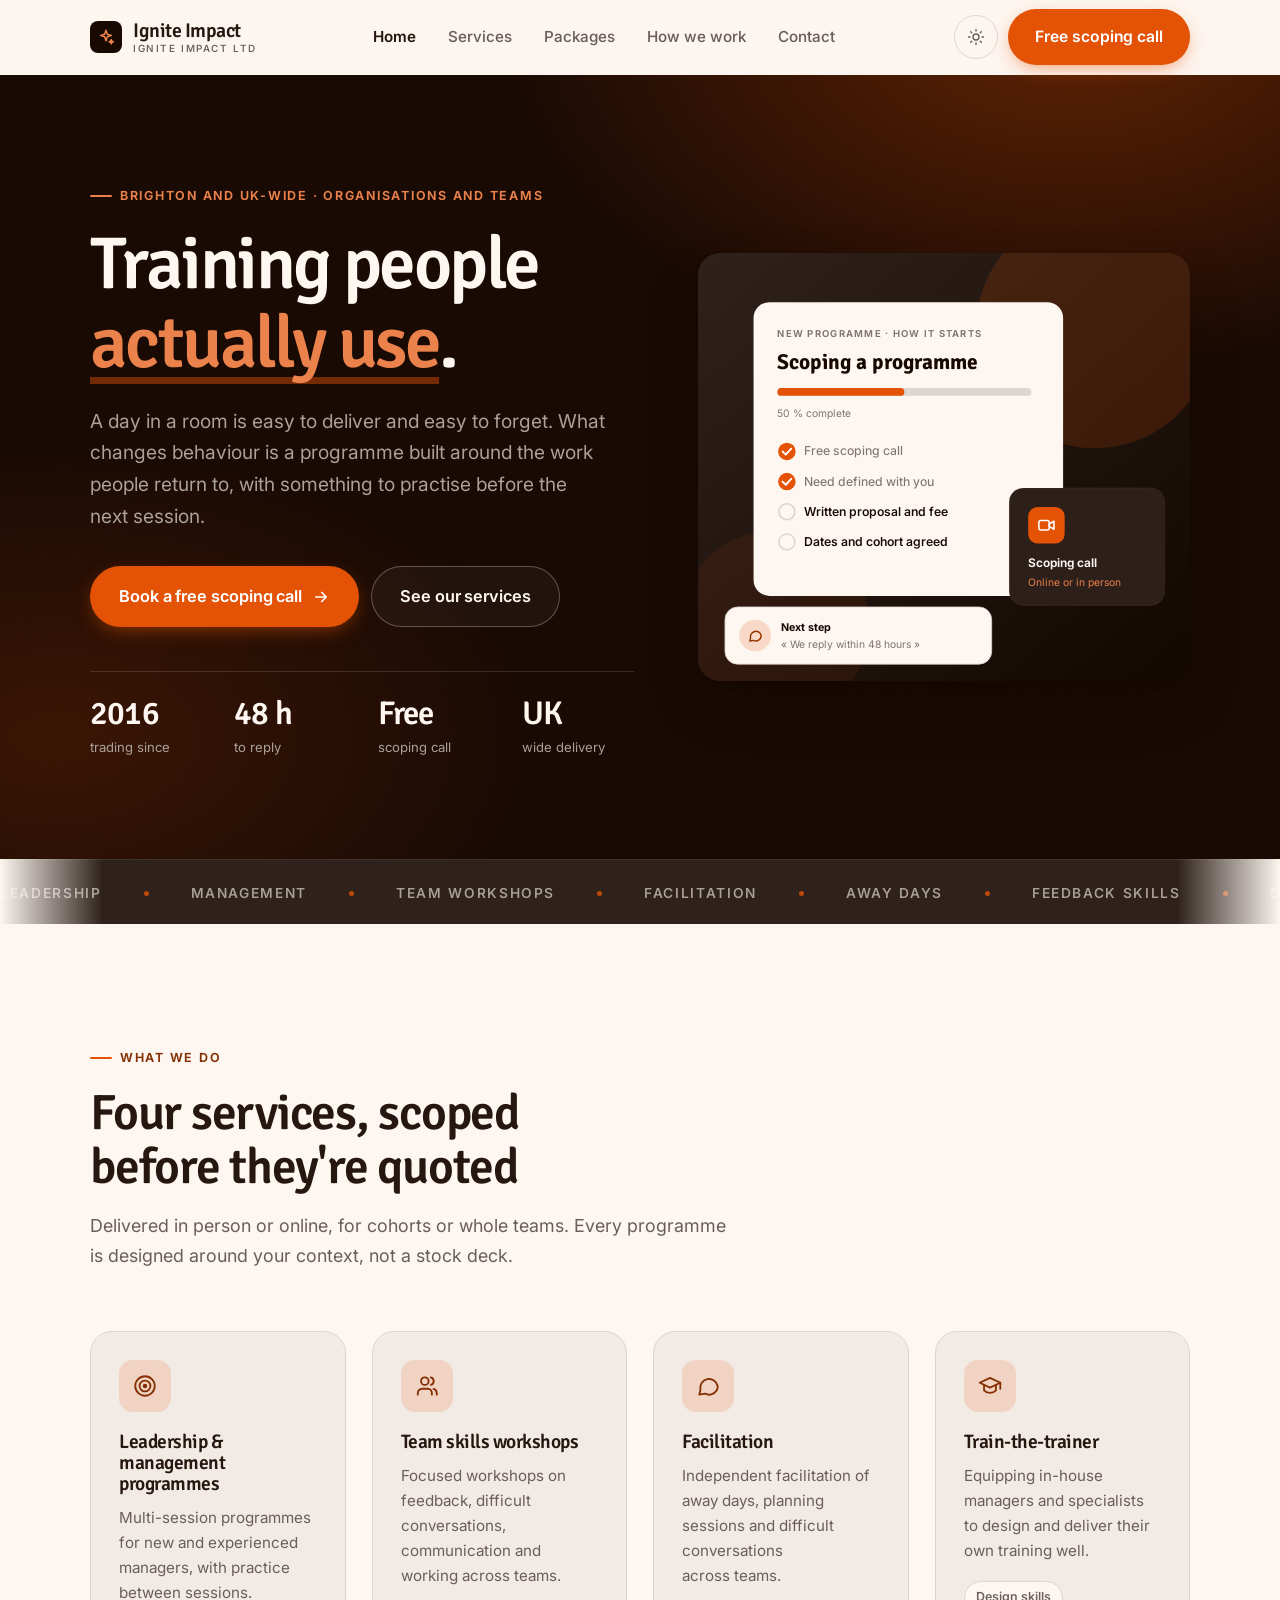
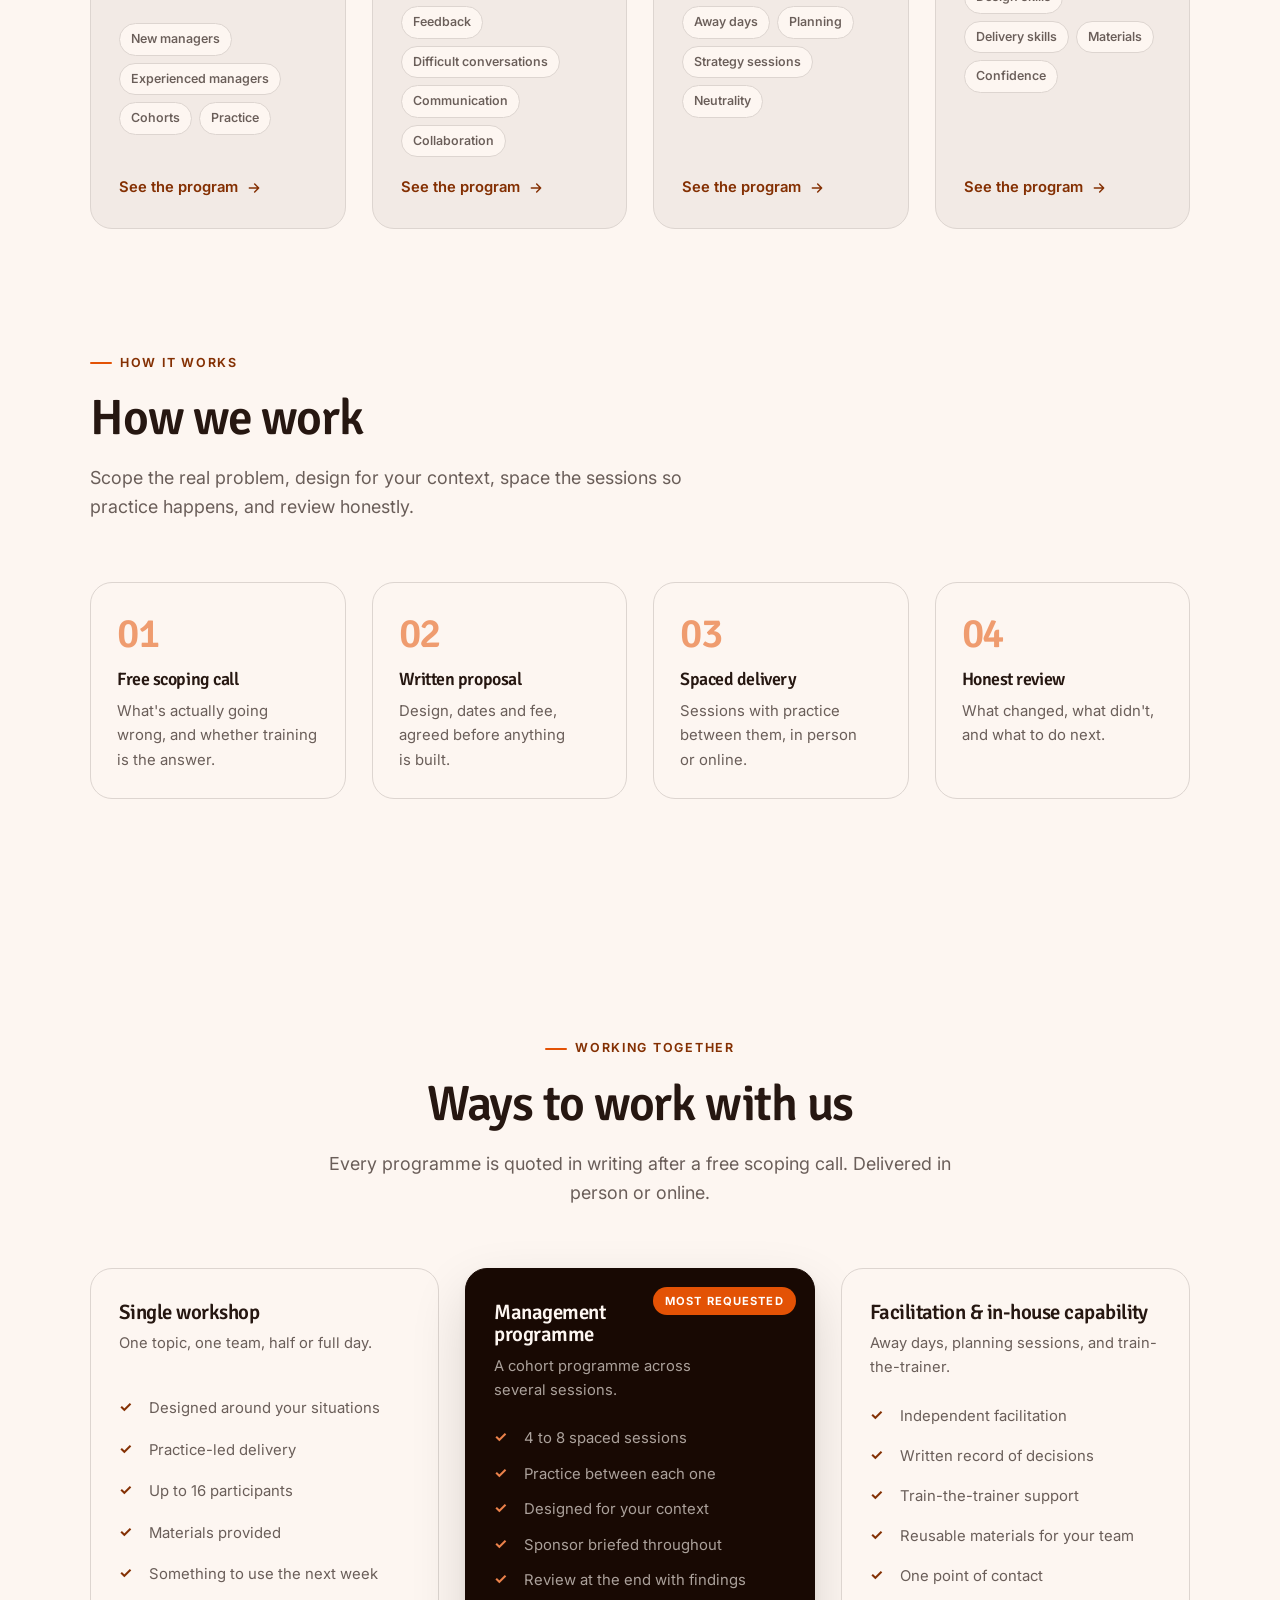
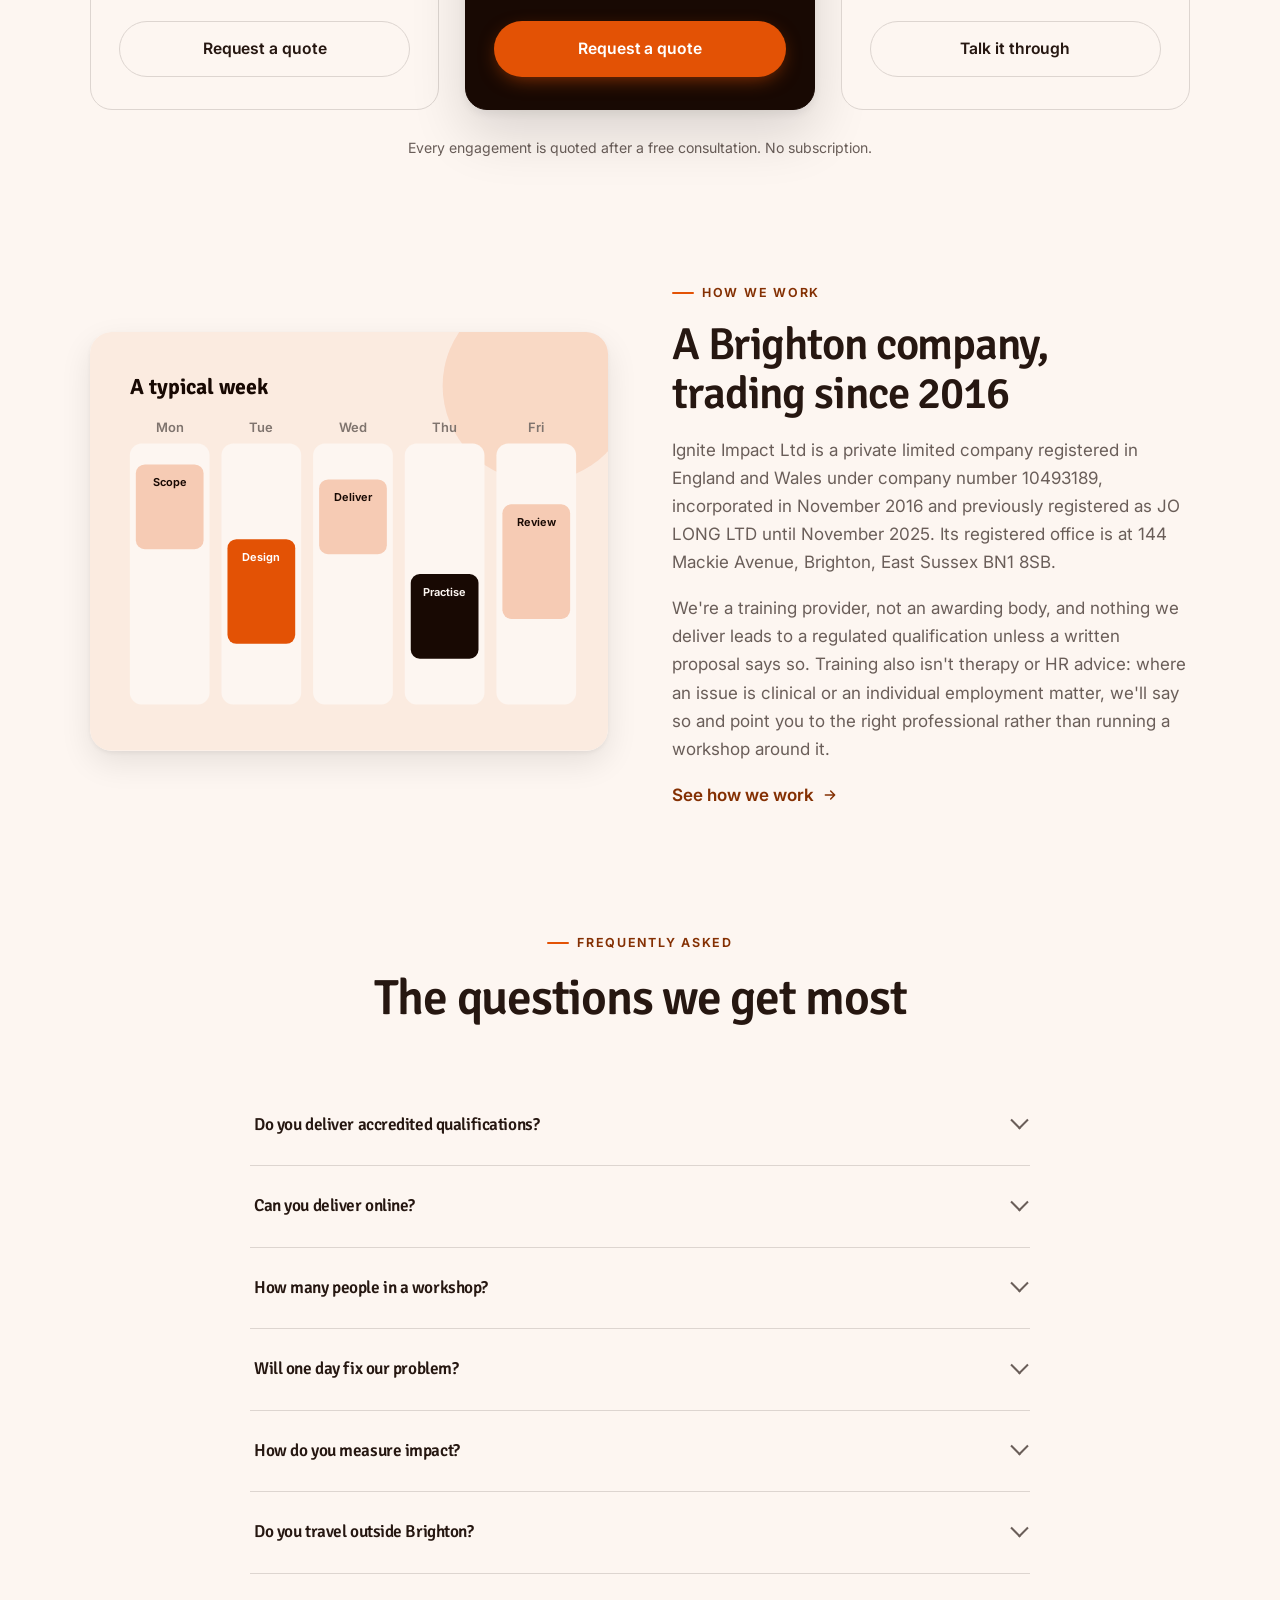
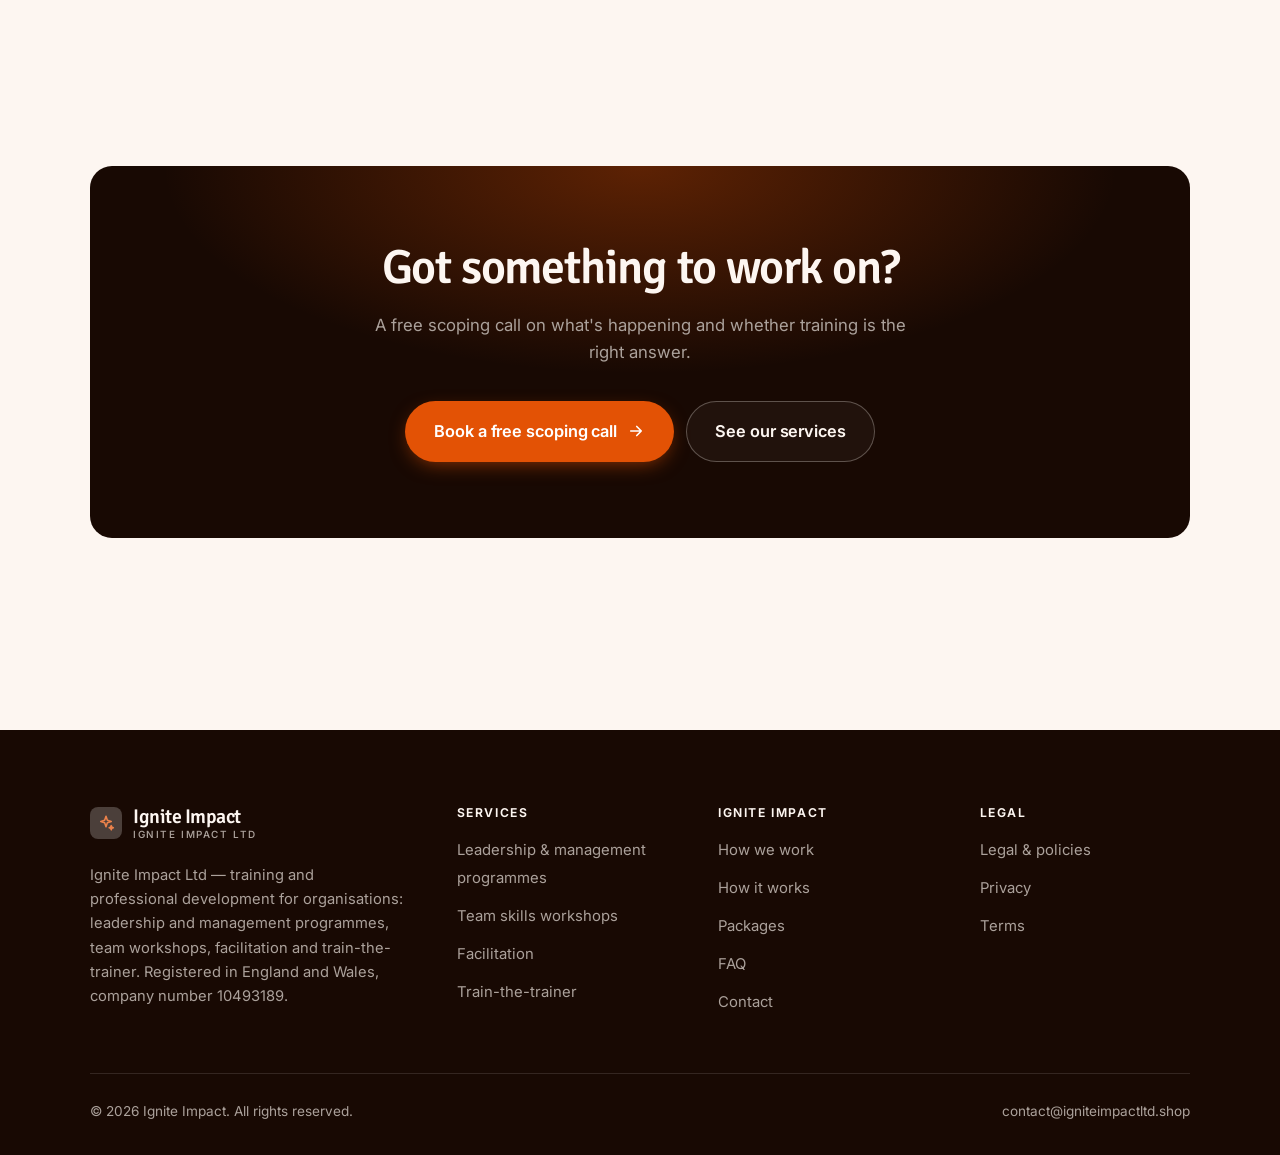
<file: index.html>
<!DOCTYPE html>
<html lang="en" class="no-js">
<head>
<meta charset="utf-8">
<meta name="viewport" content="width=device-width, initial-scale=1">
<title>Ignite Impact Ltd — training and professional development</title>
<meta name="description" content="Ignite Impact Ltd, a Brighton training provider: leadership and management programmes, team workshops, facilitation of away days, and train-the-trainer for in-house teams.">
<link rel="canonical" href="https://igniteimpactltd.shop/">

<meta property="og:type" content="website">
<meta property="og:url" content="https://igniteimpactltd.shop/">
<meta property="og:site_name" content="Ignite Impact">
<meta property="og:locale" content="en_US">
<meta property="og:title" content="Ignite Impact Ltd — training and professional development">
<meta property="og:description" content="Ignite Impact Ltd, a Brighton training provider: leadership and management programmes, team workshops, facilitation of away days, and train-the-trainer for in-house teams.">
<meta name="theme-color" content="#180903">

<link rel="icon" href="assets/img/favicon.svg" type="image/svg+xml">
<link rel="preconnect" href="https://fonts.googleapis.com">
<link rel="preconnect" href="https://fonts.gstatic.com" crossorigin>
<link rel="stylesheet" href="https://fonts.googleapis.com/css2?family=Signika+Negative:wght@400..700&family=Inter:wght@400..700&display=swap">
<link rel="stylesheet" href="assets/css/style.css">

<!-- Thème appliqué avant le premier rendu (évite le flash) -->
<script>
document.documentElement.classList.remove('no-js');
(function(){try{var t=localStorage.getItem('site-theme');if(t){document.documentElement.setAttribute('data-theme',t);}}catch(e){}})();
</script>
<script type="application/ld+json">
{
  "@context": "https://schema.org",
  "@type": "Organization",
  "name": "Ignite Impact",
  "url": "https://igniteimpactltd.shop/",
  "email": "contact@igniteimpactltd.shop",
  "description": "Ignite Impact Ltd, a Brighton training provider: leadership and management programmes, team workshops, facilitation of away days, and train-the-trainer for in-house teams.",
  "areaServed": "US",
  "knowsLanguage": "en"
}
</script>
</head>

<body>
<a class="skip-link" href="#main">Skip to main content</a>

<header class="site-header">
  <nav class="wrap nav" aria-label="Main navigation">
    <a class="brand" href="index.html">
      <svg class="brand__mark" viewBox="0 0 64 64" aria-hidden="true">
        <rect class="bm-bg" width="64" height="64" rx="16"/>
        <g class="bm-ic" transform="translate(14 14) scale(1.5)" fill="none" stroke-width="2.1" stroke-linecap="round" stroke-linejoin="round"><path d="M12 3l1.8 5.2L19 10l-5.2 1.8L12 17l-1.8-5.2L5 10l5.2-1.8zM19 15.5l.8 2 2 .8-2 .8-.8 2-.8-2-2-.8 2-.8z"/></g>
      </svg>
      <span>Ignite Impact<span class="brand__sub">Ignite Impact Ltd</span></span>
    </a>

    <ul class="nav__links" id="nav-links">
      <li><a href="index.html" aria-current="page">Home</a></li>
      <li><a href="programs.html">Services</a></li>
      <li><a href="index.html#pricing">Packages</a></li>
      <li><a href="about.html">How we work</a></li>
      <li><a href="contact.html">Contact</a></li>
      <li><a class="btn btn--primary" href="contact.html">Free scoping call</a></li>
    </ul>

    <div class="nav__cta">
      <button class="theme-toggle" type="button" aria-label="Switch to dark theme">
        <svg class="icon-sun" viewBox="0 0 24 24" fill="none" stroke="currentColor" stroke-width="1.8" stroke-linecap="round" aria-hidden="true"><circle cx="12" cy="12" r="4"/><path d="M12 2v2m0 16v2M2 12h2m16 0h2M4.9 4.9l1.4 1.4m11.4 11.4 1.4 1.4M19.1 4.9l-1.4 1.4M6.3 17.7l-1.4 1.4"/></svg>
        <svg class="icon-moon" viewBox="0 0 24 24" fill="none" stroke="currentColor" stroke-width="1.8" stroke-linecap="round" stroke-linejoin="round" aria-hidden="true"><path d="M21 12.8A9 9 0 1 1 11.2 3a7 7 0 0 0 9.8 9.8z"/></svg>
      </button>
      <a class="btn btn--primary" href="contact.html">Free scoping call</a>
      <button class="nav__toggle" type="button" aria-expanded="false" aria-controls="nav-links" aria-label="Open menu">
        <svg class="icon-open" viewBox="0 0 24 24" fill="none" stroke="currentColor" stroke-width="2" stroke-linecap="round" aria-hidden="true"><path d="M3 6h18M3 12h18M3 18h18"/></svg>
        <svg class="icon-close" viewBox="0 0 24 24" fill="none" stroke="currentColor" stroke-width="2" stroke-linecap="round" aria-hidden="true"><path d="M6 6l12 12M18 6L6 18"/></svg>
      </button>
    </div>
  </nav>
</header>

<main id="main">

<section class="hero">
  <div class="wrap hero__inner">
    <div>
      <span class="eyebrow hero__eyebrow">Brighton and UK-wide · Organisations and teams</span>
      <h1>Training people<br> <em>actually use</em>.</h1>
      <p class="hero__lede">A day in a room is easy to deliver and easy to forget. What changes behaviour is a programme built around the work people return to, with something to practise before the next session.</p>

      <div class="hero__actions">
        <a class="btn btn--primary btn--lg" href="contact.html">Book a free scoping call <svg viewBox="0 0 24 24" fill="none" stroke="currentColor" stroke-width="2.2" stroke-linecap="round" stroke-linejoin="round" aria-hidden="true"><path d="M5 12h14M13 6l6 6-6 6"/></svg></a>
        <a class="btn btn--on-dark btn--lg" href="programs.html">See our services</a>
      </div>

      <ul class="hero__proof">
        <li><span class="stat__num">2016</span><span class="stat__label">trading since</span></li>
        <li><span class="stat__num">48 h</span><span class="stat__label">to reply</span></li>
        <li><span class="stat__num">Free</span><span class="stat__label">scoping call</span></li>
        <li><span class="stat__num">UK</span><span class="stat__label">wide delivery</span></li>
      </ul>
    </div>

    <div class="hero__art">
      <svg viewBox="0 0 620 540" role="img" aria-label="How a training programme with Ignite Impact is scoped, from free call to agreed dates.">
        <defs>
          <linearGradient id="hbg" x1="0" y1="0" x2="1" y2="1">
            <stop offset="0" stop-color="#2f221c"/><stop offset="1" stop-color="#130702"/>
          </linearGradient>
        </defs>
        <rect width="620" height="540" rx="22" fill="url(#hbg)"/>
        <circle cx="500" cy="96" r="150" fill="#e35205" opacity=".16"/>
        <circle cx="96" cy="470" r="120" fill="#e35205" opacity=".08"/>

        <g style="font-family: var(--font-body)">
          <!-- Carte programme -->
          <rect x="70" y="62" width="390" height="370" rx="20" fill="#fdf6f1"/>
          <text x="100" y="106" font-size="12" font-weight="650" letter-spacing="1.6" fill="#7f746e">NEW PROGRAMME · HOW IT STARTS</text>
          <text x="100" y="146" font-size="27" font-weight="700" fill="#180903" style="font-family: var(--font-display)">Scoping a programme</text>
          <rect x="100" y="170" width="320" height="10" rx="5" fill="#ddd5d0"/>
          <rect x="100" y="170" width="160" height="10" rx="5" fill="#e35205"/>
          <text x="100" y="206" font-size="13" fill="#7f746e">50 % complete</text>
          <circle cx="112" cy="250" r="11" fill="#e35205"/><path d="M106.5 250l4 4 7-7.5" fill="none" stroke="#ffffff" stroke-width="2.4" stroke-linecap="round" stroke-linejoin="round"/><text x="134" y="255" font-size="15.5" fill="#7f746e" font-weight="450">Free scoping call</text>
          <circle cx="112" cy="288" r="11" fill="#e35205"/><path d="M106.5 288l4 4 7-7.5" fill="none" stroke="#ffffff" stroke-width="2.4" stroke-linecap="round" stroke-linejoin="round"/><text x="134" y="293" font-size="15.5" fill="#7f746e" font-weight="450">Need defined with you</text>
          <circle cx="112" cy="326" r="10" fill="none" stroke="#ddd5d0" stroke-width="2"/><text x="134" y="331" font-size="15.5" fill="#180903" font-weight="560">Written proposal and fee</text>
          <circle cx="112" cy="364" r="10" fill="none" stroke="#ddd5d0" stroke-width="2"/><text x="134" y="369" font-size="15.5" fill="#180903" font-weight="560">Dates and cohort agreed</text>

          <!-- Carte séance -->
          <rect x="392" y="296" width="196" height="148" rx="18" fill="#2d1f1a" stroke="#ffffff" stroke-opacity=".08"/>
          <rect x="416" y="320" width="46" height="46" rx="12" fill="#e35205"/>
          <g transform="translate(427 331)" fill="none" stroke="#ffffff" color="#ffffff" stroke-width="2" stroke-linecap="round" stroke-linejoin="round"><rect x="2.5" y="6" width="13" height="12" rx="2.5"/><path d="M15.5 10.5 21.5 7v10l-6-3.5z"/></g>
          <text x="416" y="396" font-size="15" font-weight="650" fill="#fdf6f1">Scoping call</text>
          <text x="416" y="420" font-size="13" fill="#eb824b">Online or in person</text>

          <!-- Retour du coach -->
          <rect x="34" y="446" width="336" height="72" rx="16" fill="#fdf6f1" stroke="#ddd5d0"/>
          <circle cx="72" cy="482" r="20" fill="#f8d8c7"/>
          <g transform="translate(62 472) scale(.84)" fill="none" stroke="#943503" stroke-width="2.2" stroke-linecap="round" stroke-linejoin="round"><path d="M21 12a8 8 0 0 1-11.6 7.1L4 20l1-4.6A8 8 0 1 1 21 12z"/></g>
          <text x="104" y="476" font-size="13.5" font-weight="700" fill="#180903">Next step</text>
          <text x="104" y="498" font-size="13" fill="#7f746e">« We reply within 48 hours »</text>
        </g>
      </svg>
    </div>
  </div>
</section>

<div class="marquee" aria-hidden="true">
  <div class="marquee__track"><span>Leadership</span><span>Management</span><span>Team workshops</span><span>Facilitation</span><span>Away days</span><span>Feedback skills</span><span>Difficult conversations</span><span>Train-the-trainer</span><span>Coaching skills</span><span>Design</span><span>Leadership</span><span>Management</span><span>Team workshops</span><span>Facilitation</span><span>Away days</span><span>Feedback skills</span><span>Difficult conversations</span><span>Train-the-trainer</span><span>Coaching skills</span><span>Design</span></div>
</div>

<section class="section wrap" id="programs">
  <div class="section-head reveal">
    <span class="eyebrow">What we do</span>
    <h2>Four services, scoped before they're quoted</h2>
    <p>Delivered in person or online, for cohorts or whole teams. Every programme is designed around your context, not a stock deck.</p>
  </div>
  <div class="grid grid--4 reveal-group">
    <a class="card" href="programs.html#leadership">
      <div class="card__icon"><svg viewBox="0 0 24 24" fill="none" stroke="currentColor" stroke-width="1.7" stroke-linecap="round" stroke-linejoin="round" aria-hidden="true"><circle cx="12" cy="12" r="9"/><circle cx="12" cy="12" r="5"/><circle cx="12" cy="12" r="1.2" fill="currentColor"/></svg></div>
      <h3>Leadership &amp; management programmes</h3>
      <p>Multi-session programmes for new and experienced managers, with practice between sessions.</p>
      <ul class="tags"><li>New managers</li><li>Experienced managers</li><li>Cohorts</li><li>Practice</li></ul>
      <span class="arrow-link">See the program <svg viewBox="0 0 24 24" fill="none" stroke="currentColor" stroke-width="2.2" stroke-linecap="round" stroke-linejoin="round" aria-hidden="true"><path d="M5 12h14M13 6l6 6-6 6"/></svg></span>
    </a>
    <a class="card" href="programs.html#workshops">
      <div class="card__icon"><svg viewBox="0 0 24 24" fill="none" stroke="currentColor" stroke-width="1.7" stroke-linecap="round" stroke-linejoin="round" aria-hidden="true"><path d="M16.5 20v-1.5a4 4 0 0 0-4-4h-5a4 4 0 0 0-4 4V20"/><circle cx="10" cy="7.5" r="3.5"/><path d="M21 20v-1.5a4 4 0 0 0-3-3.9M15.5 4.1a3.5 3.5 0 0 1 0 6.8"/></svg></div>
      <h3>Team skills workshops</h3>
      <p>Focused workshops on feedback, difficult conversations, communication and working across teams.</p>
      <ul class="tags"><li>Feedback</li><li>Difficult conversations</li><li>Communication</li><li>Collaboration</li></ul>
      <span class="arrow-link">See the program <svg viewBox="0 0 24 24" fill="none" stroke="currentColor" stroke-width="2.2" stroke-linecap="round" stroke-linejoin="round" aria-hidden="true"><path d="M5 12h14M13 6l6 6-6 6"/></svg></span>
    </a>
    <a class="card" href="programs.html#facilitation">
      <div class="card__icon"><svg viewBox="0 0 24 24" fill="none" stroke="currentColor" stroke-width="1.7" stroke-linecap="round" stroke-linejoin="round" aria-hidden="true"><path d="M21 12a8 8 0 0 1-11.6 7.1L4 20l1-4.6A8 8 0 1 1 21 12z"/></svg></div>
      <h3>Facilitation</h3>
      <p>Independent facilitation of away days, planning sessions and difficult conversations across teams.</p>
      <ul class="tags"><li>Away days</li><li>Planning</li><li>Strategy sessions</li><li>Neutrality</li></ul>
      <span class="arrow-link">See the program <svg viewBox="0 0 24 24" fill="none" stroke="currentColor" stroke-width="2.2" stroke-linecap="round" stroke-linejoin="round" aria-hidden="true"><path d="M5 12h14M13 6l6 6-6 6"/></svg></span>
    </a>
    <a class="card" href="programs.html#traintrainer">
      <div class="card__icon"><svg viewBox="0 0 24 24" fill="none" stroke="currentColor" stroke-width="1.7" stroke-linecap="round" stroke-linejoin="round" aria-hidden="true"><path d="M2.5 9 12 4.5 21.5 9 12 13.5z"/><path d="M6.5 11v5c1.5 1.6 3.4 2.4 5.5 2.4s4-.8 5.5-2.4v-5M21.5 9v5.5"/></svg></div>
      <h3>Train-the-trainer</h3>
      <p>Equipping in-house managers and specialists to design and deliver their own training well.</p>
      <ul class="tags"><li>Design skills</li><li>Delivery skills</li><li>Materials</li><li>Confidence</li></ul>
      <span class="arrow-link">See the program <svg viewBox="0 0 24 24" fill="none" stroke="currentColor" stroke-width="2.2" stroke-linecap="round" stroke-linejoin="round" aria-hidden="true"><path d="M5 12h14M13 6l6 6-6 6"/></svg></span>
    </a>
  </div>
</section>

<section class="section section--flush wrap" id="how-it-works">
  <div class="section-head reveal">
    <span class="eyebrow">How it works</span>
    <h2>How we work</h2>
    <p>Scope the real problem, design for your context, space the sessions so practice happens, and review honestly.</p>
  </div>
  <div class="grid grid--4 steps reveal-group">
    <article class="step">
      <h3>Free scoping call</h3>
      <p>What's actually going wrong, and whether training is the answer.</p>
    </article>
    <article class="step">
      <h3>Written proposal</h3>
      <p>Design, dates and fee, agreed before anything is built.</p>
    </article>
    <article class="step">
      <h3>Spaced delivery</h3>
      <p>Sessions with practice between them, in person or online.</p>
    </article>
    <article class="step">
      <h3>Honest review</h3>
      <p>What changed, what didn't, and what to do next.</p>
    </article>
  </div>
</section>

<section class="section wrap" id="pricing">
  <div class="section-head section-head--center reveal">
    <span class="eyebrow">Working together</span>
    <h2>Ways to work with us</h2>
    <p>Every programme is quoted in writing after a free scoping call. Delivered in person or online.</p>
  </div>
  <div class="grid grid--3 plans reveal-group">
    <article class="plan">
      
      <h3>Single workshop</h3>
      <p class="plan__desc">One topic, one team, half or full day.</p>
      
      <ul class="plan__features">
        <li>Designed around your situations</li>
        <li>Practice-led delivery</li>
        <li>Up to 16 participants</li>
        <li>Materials provided</li>
        <li>Something to use the next week</li>
      </ul>
      <a class="btn btn--ghost btn--block" href="contact.html">Request a quote</a>
    </article>
    <article class="plan plan--featured">
      <span class="plan__tag">Most requested</span>
      <h3>Management programme</h3>
      <p class="plan__desc">A cohort programme across several sessions.</p>
      
      <ul class="plan__features">
        <li>4 to 8 spaced sessions</li>
        <li>Practice between each one</li>
        <li>Designed for your context</li>
        <li>Sponsor briefed throughout</li>
        <li>Review at the end with findings</li>
      </ul>
      <a class="btn btn--primary btn--block" href="contact.html">Request a quote</a>
    </article>
    <article class="plan">
      
      <h3>Facilitation &amp; in-house capability</h3>
      <p class="plan__desc">Away days, planning sessions, and train-the-trainer.</p>
      
      <ul class="plan__features">
        <li>Independent facilitation</li>
        <li>Written record of decisions</li>
        <li>Train-the-trainer support</li>
        <li>Reusable materials for your team</li>
        <li>One point of contact</li>
      </ul>
      <a class="btn btn--ghost btn--block" href="contact.html">Talk it through</a>
    </article>
  </div>
  <p class="plans-note">Every engagement is quoted after a free consultation. No subscription.</p>
</section>

<section class="section section--flush wrap">
  <div class="split reveal">
    <div class="split__art">
      <svg viewBox="0 0 520 420" role="img" aria-label="Example of a typical week: Scope, Design, Deliver, Practise, Review.">
        <rect width="520" height="420" rx="20" fill="#fbebe0"/>
        <circle cx="450" cy="54" r="96" fill="#e35205" opacity=".12"/>
        <g style="font-family: var(--font-body)">
        <text x="40" y="62" font-size="22" font-weight="700" fill="#180903" style="font-family: var(--font-display)">A typical week</text>
        <text x="80" y="100" text-anchor="middle" font-size="13" font-weight="600" fill="#7f746e">Mon</text>
        <rect x="40" y="112" width="80" height="262" rx="12" fill="#fdf6f1"/>
        <rect x="46" y="133" width="68" height="85" rx="9" fill="#f6cbb4"/>
        <text x="80" y="155" text-anchor="middle" font-size="11" font-weight="650" fill="#180903">Scope</text>
        <text x="172" y="100" text-anchor="middle" font-size="13" font-weight="600" fill="#7f746e">Tue</text>
        <rect x="132" y="112" width="80" height="262" rx="12" fill="#fdf6f1"/>
        <rect x="138" y="208" width="68" height="105" rx="9" fill="#e35205"/>
        <text x="172" y="230" text-anchor="middle" font-size="11" font-weight="650" fill="#ffffff">Design</text>
        <text x="264" y="100" text-anchor="middle" font-size="13" font-weight="600" fill="#7f746e">Wed</text>
        <rect x="224" y="112" width="80" height="262" rx="12" fill="#fdf6f1"/>
        <rect x="230" y="148" width="68" height="75" rx="9" fill="#f6cbb4"/>
        <text x="264" y="170" text-anchor="middle" font-size="11" font-weight="650" fill="#180903">Deliver</text>
        <text x="356" y="100" text-anchor="middle" font-size="13" font-weight="600" fill="#7f746e">Thu</text>
        <rect x="316" y="112" width="80" height="262" rx="12" fill="#fdf6f1"/>
        <rect x="322" y="243" width="68" height="85" rx="9" fill="#180903"/>
        <text x="356" y="265" text-anchor="middle" font-size="11" font-weight="650" fill="#fdf6f1">Practise</text>
        <text x="448" y="100" text-anchor="middle" font-size="13" font-weight="600" fill="#7f746e">Fri</text>
        <rect x="408" y="112" width="80" height="262" rx="12" fill="#fdf6f1"/>
        <rect x="414" y="173" width="68" height="115" rx="9" fill="#f6cbb4"/>
        <text x="448" y="195" text-anchor="middle" font-size="11" font-weight="650" fill="#180903">Review</text>
        </g>
      </svg>
    </div>
    <div>
      <span class="eyebrow">How we work</span>
      <h2>A Brighton company, trading since 2016</h2>
      <p>Ignite Impact Ltd is a private limited company registered in England and Wales under company number 10493189, incorporated in November 2016 and previously registered as JO LONG LTD until November 2025. Its registered office is at 144 Mackie Avenue, Brighton, East Sussex BN1 8SB.</p>
      <p>We're a training provider, not an awarding body, and nothing we deliver leads to a regulated qualification unless a written proposal says so. Training also isn't therapy or HR advice: where an issue is clinical or an individual employment matter, we'll say so and point you to the right professional rather than running a workshop around it.</p>
      <p><a class="arrow-link" href="about.html">See how we work <svg viewBox="0 0 24 24" fill="none" stroke="currentColor" stroke-width="2.2" stroke-linecap="round" stroke-linejoin="round" aria-hidden="true"><path d="M5 12h14M13 6l6 6-6 6"/></svg></a></p>
    </div>
  </div>
</section>

<section class="section section--flush wrap" id="faq">
  <div class="section-head section-head--center reveal">
    <span class="eyebrow">Frequently asked</span>
    <h2>The questions we get most</h2>
  </div>
  <div class="faq reveal">
    <details>
      <summary>Do you deliver accredited qualifications?</summary>
      <p>No. We're not an awarding organisation. Our programmes are professional development, and we'd rather be clear about that than imply otherwise.</p>
    </details>
    <details>
      <summary>Can you deliver online?</summary>
      <p>Yes, and we design differently for it — shorter sessions, more interaction, smaller groups. An in-person day converted unchanged to video doesn't work.</p>
    </details>
    <details>
      <summary>How many people in a workshop?</summary>
      <p>Up to about 16 for practice-based work. Beyond that people stop practising and start watching.</p>
    </details>
    <details>
      <summary>Will one day fix our problem?</summary>
      <p>Sometimes, if it's genuinely a skills gap. Often the issue is structural or managerial, and we'll tell you that on the scoping call even though it's a smaller sale.</p>
    </details>
    <details>
      <summary>How do you measure impact?</summary>
      <p>We agree what would look different beforehand and review it afterwards, with participant and sponsor feedback. We don't promise numbers we can't attribute.</p>
    </details>
    <details>
      <summary>Do you travel outside Brighton?</summary>
      <p>Yes, UK-wide. Travel is stated separately in the proposal.</p>
    </details>
  </div>
</section>

<section class="wrap section--tight">
  <div class="cta-band reveal">
    <h2>Got something to work on?</h2>
    <p>A free scoping call on what's happening and whether training is the right answer.</p>
    <div class="hero__actions">
      <a class="btn btn--primary btn--lg" href="contact.html">Book a free scoping call <svg viewBox="0 0 24 24" fill="none" stroke="currentColor" stroke-width="2.2" stroke-linecap="round" stroke-linejoin="round" aria-hidden="true"><path d="M5 12h14M13 6l6 6-6 6"/></svg></a>
      <a class="btn btn--on-dark btn--lg" href="programs.html">See our services</a>
    </div>
  </div>
</section>

</main>

<footer class="site-footer">
  <div class="wrap">
    <div class="footer__grid">
      <div class="footer__brand">
        <a class="brand" href="index.html">
          <svg class="brand__mark" viewBox="0 0 64 64" aria-hidden="true">
        <rect class="bm-bg" width="64" height="64" rx="16"/>
        <g class="bm-ic" transform="translate(14 14) scale(1.5)" fill="none" stroke-width="2.1" stroke-linecap="round" stroke-linejoin="round"><path d="M12 3l1.8 5.2L19 10l-5.2 1.8L12 17l-1.8-5.2L5 10l5.2-1.8zM19 15.5l.8 2 2 .8-2 .8-.8 2-.8-2-2-.8 2-.8z"/></g>
      </svg>
          <span>Ignite Impact<span class="brand__sub">Ignite Impact Ltd</span></span>
        </a>
        <p>Ignite Impact Ltd — training and professional development for organisations: leadership and management programmes, team workshops, facilitation and train-the-trainer. Registered in England and Wales, company number 10493189.</p>
      </div>

      <div class="footer__col">
        <h4>Services</h4>
        <ul>
          <li><a href="programs.html#leadership">Leadership &amp; management programmes</a></li>
          <li><a href="programs.html#workshops">Team skills workshops</a></li>
          <li><a href="programs.html#facilitation">Facilitation</a></li>
          <li><a href="programs.html#traintrainer">Train-the-trainer</a></li>
        </ul>
      </div>

      <div class="footer__col">
        <h4>Ignite Impact</h4>
        <ul>
          <li><a href="about.html">How we work</a></li>
          <li><a href="index.html#how-it-works">How it works</a></li>
          <li><a href="index.html#pricing">Packages</a></li>
          <li><a href="index.html#faq">FAQ</a></li>
          <li><a href="contact.html">Contact</a></li>
        </ul>
      </div>

      <div class="footer__col">
        <h4>Legal</h4>
        <ul>
          <li><a href="legal.html">Legal &amp; policies</a></li>
          <li><a href="legal.html#privacy">Privacy</a></li>
          <li><a href="legal.html#terms">Terms</a></li>
        </ul>
      </div>
    </div>

    <div class="footer__bottom">
      <p>© <span data-year>2026</span> Ignite Impact. All rights reserved.</p>
      <p><a href="mailto:contact@igniteimpactltd.shop">contact@igniteimpactltd.shop</a></p>
    </div>
  </div>
</footer>

<script src="assets/js/main.js" defer></script>
</body>
</html>
</file>
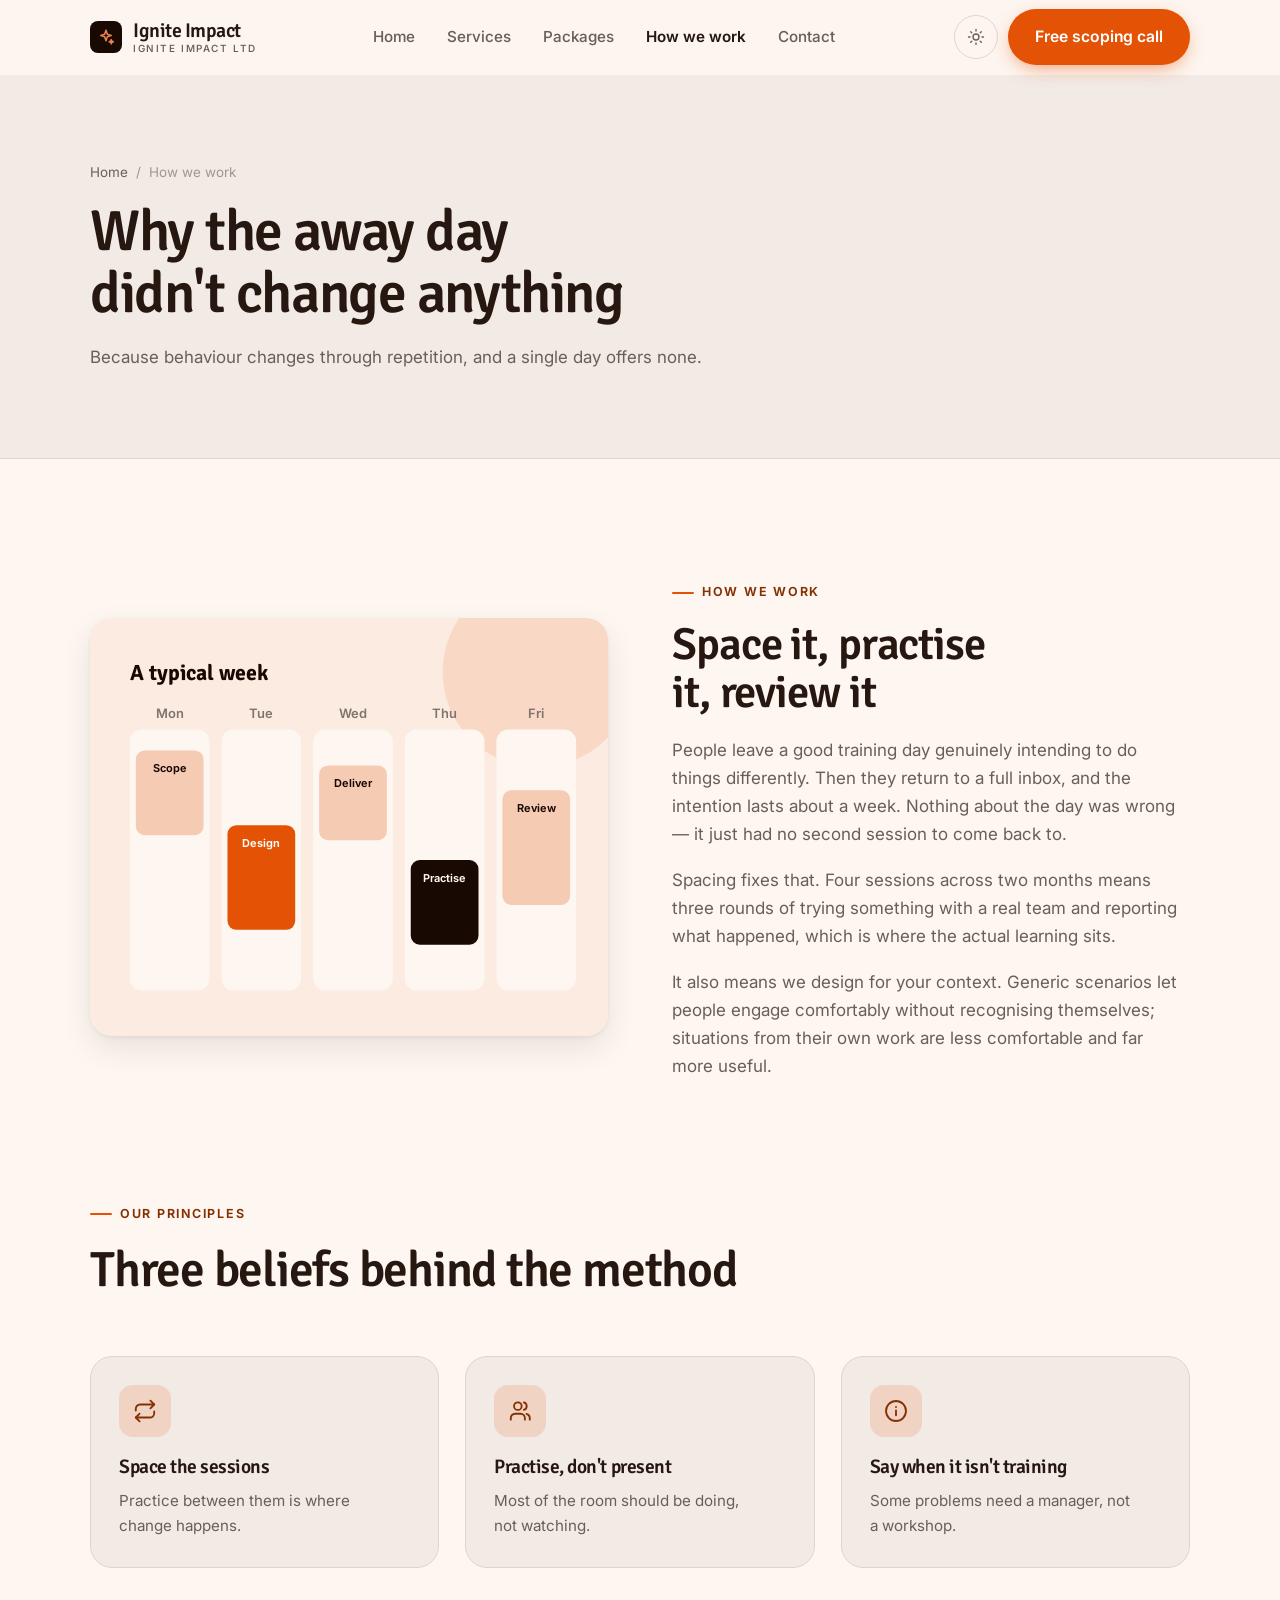
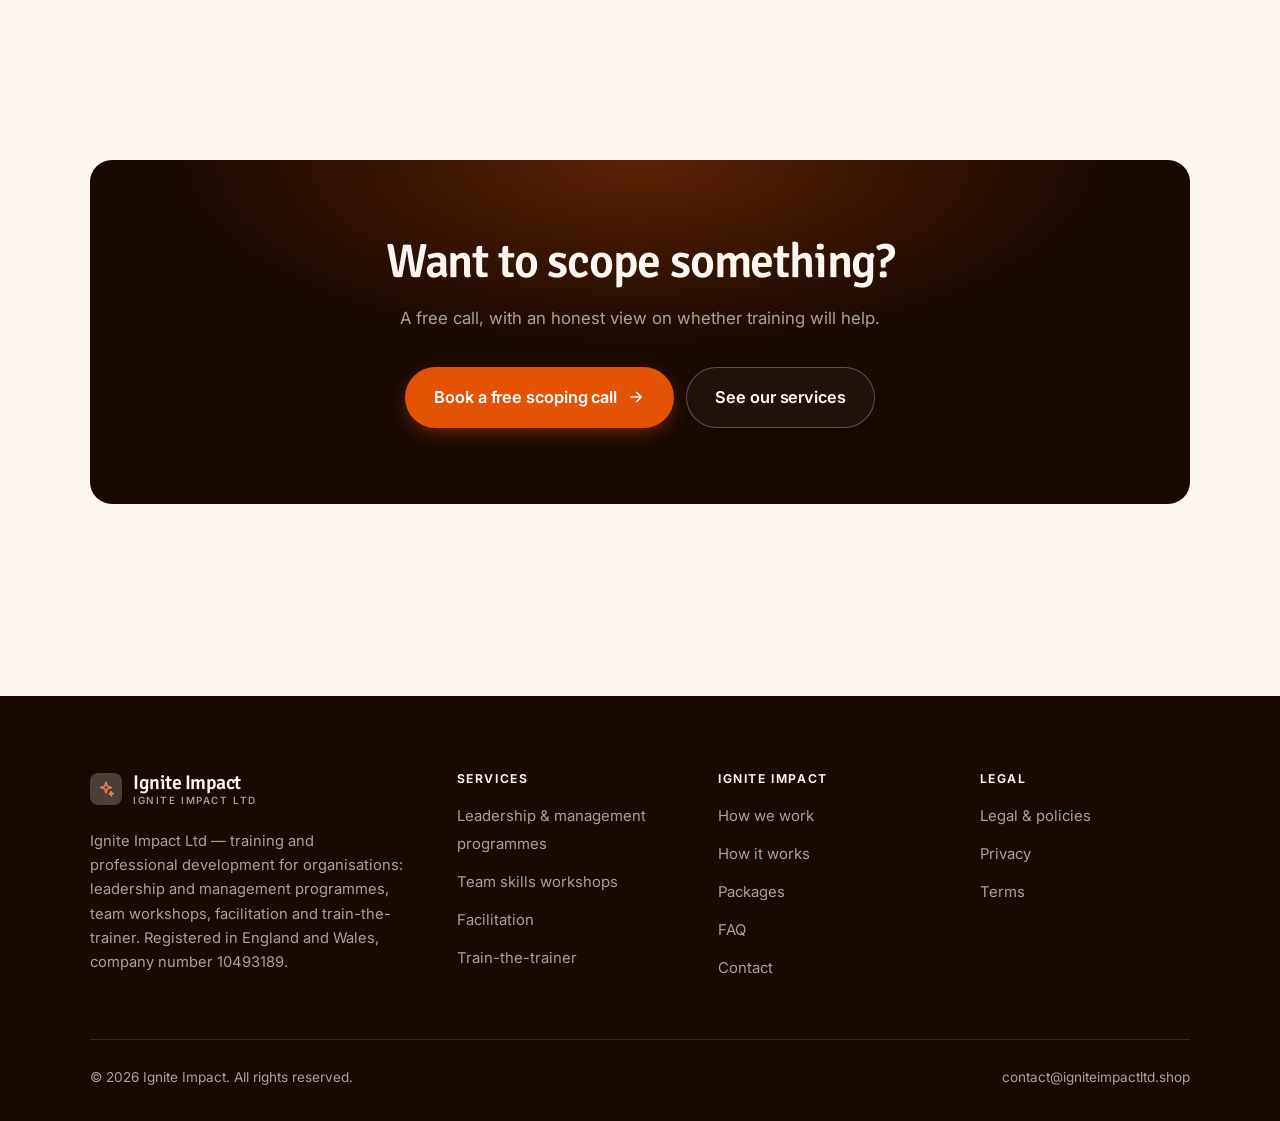
<file: about.html>
<!DOCTYPE html>
<html lang="en" class="no-js">
<head>
<meta charset="utf-8">
<meta name="viewport" content="width=device-width, initial-scale=1">
<title>How we work — Ignite Impact</title>
<meta name="description" content="About Ignite Impact Ltd, a Brighton training and professional development company, registered in England and Wales, company number 10493189.">
<link rel="canonical" href="https://igniteimpactltd.shop/about.html">

<meta property="og:type" content="website">
<meta property="og:url" content="https://igniteimpactltd.shop/about.html">
<meta property="og:site_name" content="Ignite Impact">
<meta property="og:locale" content="en_US">
<meta property="og:title" content="How we work — Ignite Impact">
<meta property="og:description" content="About Ignite Impact Ltd, a Brighton training and professional development company, registered in England and Wales, company number 10493189.">
<meta name="theme-color" content="#180903">

<link rel="icon" href="assets/img/favicon.svg" type="image/svg+xml">
<link rel="preconnect" href="https://fonts.googleapis.com">
<link rel="preconnect" href="https://fonts.gstatic.com" crossorigin>
<link rel="stylesheet" href="https://fonts.googleapis.com/css2?family=Signika+Negative:wght@400..700&family=Inter:wght@400..700&display=swap">
<link rel="stylesheet" href="assets/css/style.css">

<!-- Thème appliqué avant le premier rendu (évite le flash) -->
<script>
document.documentElement.classList.remove('no-js');
(function(){try{var t=localStorage.getItem('site-theme');if(t){document.documentElement.setAttribute('data-theme',t);}}catch(e){}})();
</script>
</head>

<body>
<a class="skip-link" href="#main">Skip to main content</a>

<header class="site-header">
  <nav class="wrap nav" aria-label="Main navigation">
    <a class="brand" href="index.html">
      <svg class="brand__mark" viewBox="0 0 64 64" aria-hidden="true">
        <rect class="bm-bg" width="64" height="64" rx="16"/>
        <g class="bm-ic" transform="translate(14 14) scale(1.5)" fill="none" stroke-width="2.1" stroke-linecap="round" stroke-linejoin="round"><path d="M12 3l1.8 5.2L19 10l-5.2 1.8L12 17l-1.8-5.2L5 10l5.2-1.8zM19 15.5l.8 2 2 .8-2 .8-.8 2-.8-2-2-.8 2-.8z"/></g>
      </svg>
      <span>Ignite Impact<span class="brand__sub">Ignite Impact Ltd</span></span>
    </a>

    <ul class="nav__links" id="nav-links">
      <li><a href="index.html">Home</a></li>
      <li><a href="programs.html">Services</a></li>
      <li><a href="index.html#pricing">Packages</a></li>
      <li><a href="about.html" aria-current="page">How we work</a></li>
      <li><a href="contact.html">Contact</a></li>
      <li><a class="btn btn--primary" href="contact.html">Free scoping call</a></li>
    </ul>

    <div class="nav__cta">
      <button class="theme-toggle" type="button" aria-label="Switch to dark theme">
        <svg class="icon-sun" viewBox="0 0 24 24" fill="none" stroke="currentColor" stroke-width="1.8" stroke-linecap="round" aria-hidden="true"><circle cx="12" cy="12" r="4"/><path d="M12 2v2m0 16v2M2 12h2m16 0h2M4.9 4.9l1.4 1.4m11.4 11.4 1.4 1.4M19.1 4.9l-1.4 1.4M6.3 17.7l-1.4 1.4"/></svg>
        <svg class="icon-moon" viewBox="0 0 24 24" fill="none" stroke="currentColor" stroke-width="1.8" stroke-linecap="round" stroke-linejoin="round" aria-hidden="true"><path d="M21 12.8A9 9 0 1 1 11.2 3a7 7 0 0 0 9.8 9.8z"/></svg>
      </button>
      <a class="btn btn--primary" href="contact.html">Free scoping call</a>
      <button class="nav__toggle" type="button" aria-expanded="false" aria-controls="nav-links" aria-label="Open menu">
        <svg class="icon-open" viewBox="0 0 24 24" fill="none" stroke="currentColor" stroke-width="2" stroke-linecap="round" aria-hidden="true"><path d="M3 6h18M3 12h18M3 18h18"/></svg>
        <svg class="icon-close" viewBox="0 0 24 24" fill="none" stroke="currentColor" stroke-width="2" stroke-linecap="round" aria-hidden="true"><path d="M6 6l12 12M18 6L6 18"/></svg>
      </button>
    </div>
  </nav>
</header>

<main id="main">

<section class="page-head">
  <div class="wrap">
    <nav class="breadcrumb" aria-label="Breadcrumb">
      <a href="index.html">Home</a><span>/</span><span aria-current="page">How we work</span>
    </nav>
    <h1>Why the away day didn't change anything</h1>
    <p>Because behaviour changes through repetition, and a single day offers none.</p>
  </div>
</section>

<section class="section wrap">
  <div class="split reveal">
    <div class="split__art">
      <svg viewBox="0 0 520 420" role="img" aria-label="Example of a typical week: Scope, Design, Deliver, Practise, Review.">
        <rect width="520" height="420" rx="20" fill="#fbebe0"/>
        <circle cx="450" cy="54" r="96" fill="#e35205" opacity=".12"/>
        <g style="font-family: var(--font-body)">
        <text x="40" y="62" font-size="22" font-weight="700" fill="#180903" style="font-family: var(--font-display)">A typical week</text>
        <text x="80" y="100" text-anchor="middle" font-size="13" font-weight="600" fill="#7f746e">Mon</text>
        <rect x="40" y="112" width="80" height="262" rx="12" fill="#fdf6f1"/>
        <rect x="46" y="133" width="68" height="85" rx="9" fill="#f6cbb4"/>
        <text x="80" y="155" text-anchor="middle" font-size="11" font-weight="650" fill="#180903">Scope</text>
        <text x="172" y="100" text-anchor="middle" font-size="13" font-weight="600" fill="#7f746e">Tue</text>
        <rect x="132" y="112" width="80" height="262" rx="12" fill="#fdf6f1"/>
        <rect x="138" y="208" width="68" height="105" rx="9" fill="#e35205"/>
        <text x="172" y="230" text-anchor="middle" font-size="11" font-weight="650" fill="#ffffff">Design</text>
        <text x="264" y="100" text-anchor="middle" font-size="13" font-weight="600" fill="#7f746e">Wed</text>
        <rect x="224" y="112" width="80" height="262" rx="12" fill="#fdf6f1"/>
        <rect x="230" y="148" width="68" height="75" rx="9" fill="#f6cbb4"/>
        <text x="264" y="170" text-anchor="middle" font-size="11" font-weight="650" fill="#180903">Deliver</text>
        <text x="356" y="100" text-anchor="middle" font-size="13" font-weight="600" fill="#7f746e">Thu</text>
        <rect x="316" y="112" width="80" height="262" rx="12" fill="#fdf6f1"/>
        <rect x="322" y="243" width="68" height="85" rx="9" fill="#180903"/>
        <text x="356" y="265" text-anchor="middle" font-size="11" font-weight="650" fill="#fdf6f1">Practise</text>
        <text x="448" y="100" text-anchor="middle" font-size="13" font-weight="600" fill="#7f746e">Fri</text>
        <rect x="408" y="112" width="80" height="262" rx="12" fill="#fdf6f1"/>
        <rect x="414" y="173" width="68" height="115" rx="9" fill="#f6cbb4"/>
        <text x="448" y="195" text-anchor="middle" font-size="11" font-weight="650" fill="#180903">Review</text>
        </g>
      </svg>
    </div>
    <div>
      <span class="eyebrow">How we work</span>
      <h2>Space it, practise it, review it</h2>
      <p>People leave a good training day genuinely intending to do things differently. Then they return to a full inbox, and the intention lasts about a week. Nothing about the day was wrong — it just had no second session to come back to.</p>
      <p>Spacing fixes that. Four sessions across two months means three rounds of trying something with a real team and reporting what happened, which is where the actual learning sits.</p>
      <p>It also means we design for your context. Generic scenarios let people engage comfortably without recognising themselves; situations from their own work are less comfortable and far more useful.</p>
      <!--
        TO DO: add a short introduction of the coach (name, real background),
        with a photo if possible. Do not invent credentials — see README.md.
      -->
    </div>
  </div>
</section>

<section class="section section--flush wrap">
  <div class="section-head reveal">
    <span class="eyebrow">Our principles</span>
    <h2>Three beliefs behind the method</h2>
  </div>
  <div class="grid grid--3 reveal-group">
    <article class="card">
      <div class="card__icon"><svg viewBox="0 0 24 24" fill="none" stroke="currentColor" stroke-width="1.7" stroke-linecap="round" stroke-linejoin="round" aria-hidden="true"><path d="M17 2.5l3.5 3.5L17 9.5"/><path d="M3.5 11.5V10A4 4 0 0 1 7.5 6h13M7 21.5 3.5 18 7 14.5"/><path d="M20.5 12.5V14a4 4 0 0 1-4 4h-13"/></svg></div>
      <h3>Space the sessions</h3>
      <p>Practice between them is where change happens.</p>
    </article>
    <article class="card">
      <div class="card__icon"><svg viewBox="0 0 24 24" fill="none" stroke="currentColor" stroke-width="1.7" stroke-linecap="round" stroke-linejoin="round" aria-hidden="true"><path d="M16.5 20v-1.5a4 4 0 0 0-4-4h-5a4 4 0 0 0-4 4V20"/><circle cx="10" cy="7.5" r="3.5"/><path d="M21 20v-1.5a4 4 0 0 0-3-3.9M15.5 4.1a3.5 3.5 0 0 1 0 6.8"/></svg></div>
      <h3>Practise, don't present</h3>
      <p>Most of the room should be doing, not watching.</p>
    </article>
    <article class="card">
      <div class="card__icon"><svg viewBox="0 0 24 24" fill="none" stroke="currentColor" stroke-width="1.7" stroke-linecap="round" stroke-linejoin="round" aria-hidden="true"><circle cx="12" cy="12" r="9.2"/><path d="M12 16v-4.5M12 8.2v.1"/></svg></div>
      <h3>Say when it isn't training</h3>
      <p>Some problems need a manager, not a workshop.</p>
    </article>
  </div>
</section>

<section class="wrap section--tight">
  <div class="cta-band reveal">
    <h2>Want to scope something?</h2>
    <p>A free call, with an honest view on whether training will help.</p>
    <div class="hero__actions">
      <a class="btn btn--primary btn--lg" href="contact.html">Book a free scoping call <svg viewBox="0 0 24 24" fill="none" stroke="currentColor" stroke-width="2.2" stroke-linecap="round" stroke-linejoin="round" aria-hidden="true"><path d="M5 12h14M13 6l6 6-6 6"/></svg></a>
      <a class="btn btn--on-dark btn--lg" href="programs.html">See our services</a>
    </div>
  </div>
</section>

</main>

<footer class="site-footer">
  <div class="wrap">
    <div class="footer__grid">
      <div class="footer__brand">
        <a class="brand" href="index.html">
          <svg class="brand__mark" viewBox="0 0 64 64" aria-hidden="true">
        <rect class="bm-bg" width="64" height="64" rx="16"/>
        <g class="bm-ic" transform="translate(14 14) scale(1.5)" fill="none" stroke-width="2.1" stroke-linecap="round" stroke-linejoin="round"><path d="M12 3l1.8 5.2L19 10l-5.2 1.8L12 17l-1.8-5.2L5 10l5.2-1.8zM19 15.5l.8 2 2 .8-2 .8-.8 2-.8-2-2-.8 2-.8z"/></g>
      </svg>
          <span>Ignite Impact<span class="brand__sub">Ignite Impact Ltd</span></span>
        </a>
        <p>Ignite Impact Ltd — training and professional development for organisations: leadership and management programmes, team workshops, facilitation and train-the-trainer. Registered in England and Wales, company number 10493189.</p>
      </div>

      <div class="footer__col">
        <h4>Services</h4>
        <ul>
          <li><a href="programs.html#leadership">Leadership &amp; management programmes</a></li>
          <li><a href="programs.html#workshops">Team skills workshops</a></li>
          <li><a href="programs.html#facilitation">Facilitation</a></li>
          <li><a href="programs.html#traintrainer">Train-the-trainer</a></li>
        </ul>
      </div>

      <div class="footer__col">
        <h4>Ignite Impact</h4>
        <ul>
          <li><a href="about.html">How we work</a></li>
          <li><a href="index.html#how-it-works">How it works</a></li>
          <li><a href="index.html#pricing">Packages</a></li>
          <li><a href="index.html#faq">FAQ</a></li>
          <li><a href="contact.html">Contact</a></li>
        </ul>
      </div>

      <div class="footer__col">
        <h4>Legal</h4>
        <ul>
          <li><a href="legal.html">Legal &amp; policies</a></li>
          <li><a href="legal.html#privacy">Privacy</a></li>
          <li><a href="legal.html#terms">Terms</a></li>
        </ul>
      </div>
    </div>

    <div class="footer__bottom">
      <p>© <span data-year>2026</span> Ignite Impact. All rights reserved.</p>
      <p><a href="mailto:contact@igniteimpactltd.shop">contact@igniteimpactltd.shop</a></p>
    </div>
  </div>
</footer>

<script src="assets/js/main.js" defer></script>
</body>
</html>
</file>
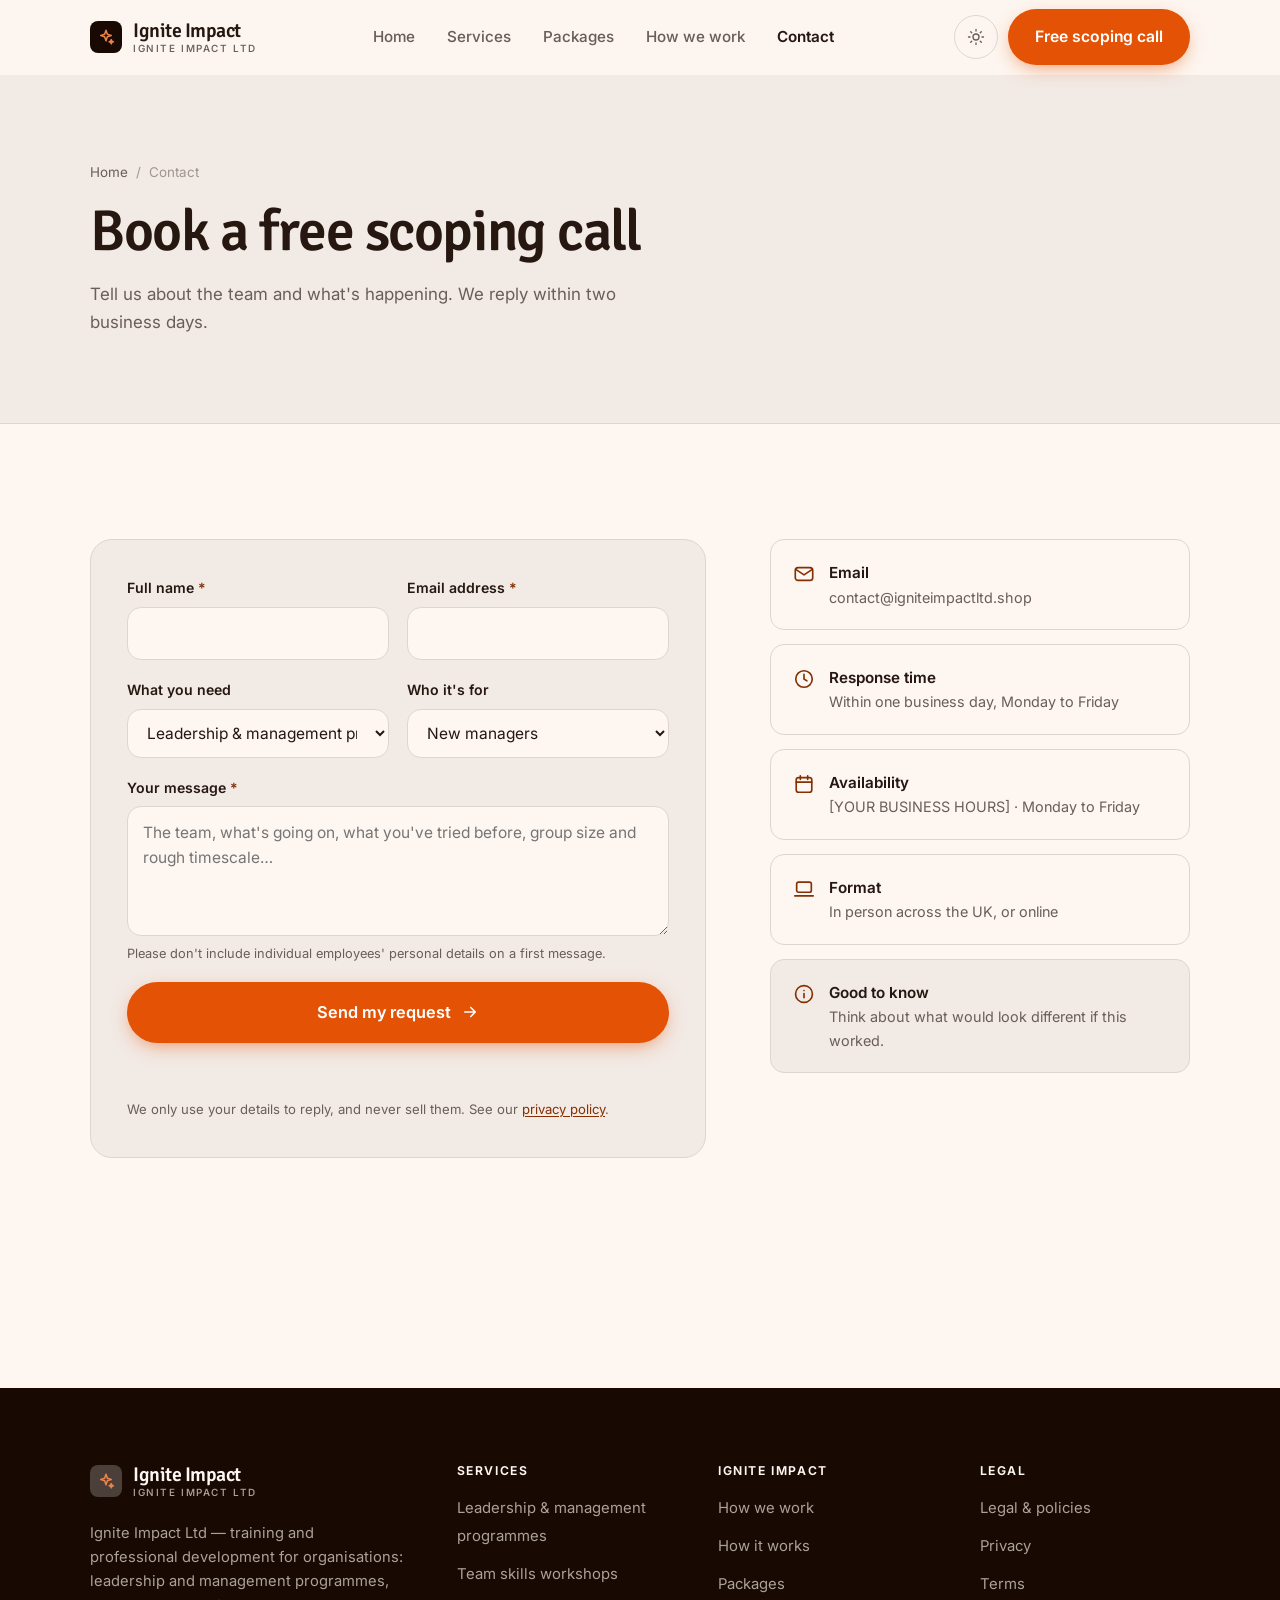
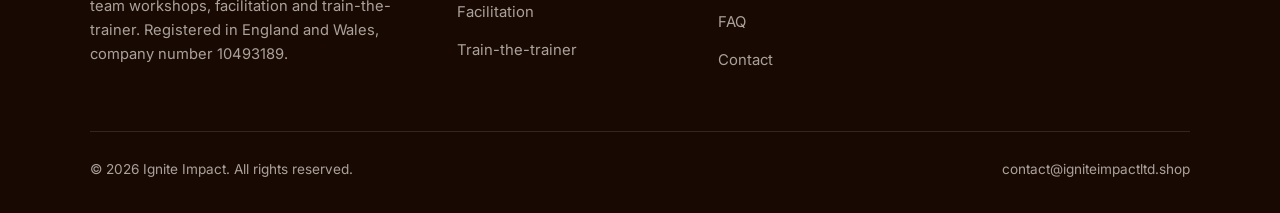
<file: contact.html>
<!DOCTYPE html>
<html lang="en" class="no-js">
<head>
<meta charset="utf-8">
<meta name="viewport" content="width=device-width, initial-scale=1">
<title>Contact — Ignite Impact</title>
<meta name="description" content="Contact Ignite Impact Ltd. We reply within two business days.">
<link rel="canonical" href="https://igniteimpactltd.shop/contact.html">

<meta property="og:type" content="website">
<meta property="og:url" content="https://igniteimpactltd.shop/contact.html">
<meta property="og:site_name" content="Ignite Impact">
<meta property="og:locale" content="en_US">
<meta property="og:title" content="Contact — Ignite Impact">
<meta property="og:description" content="Contact Ignite Impact Ltd. We reply within two business days.">
<meta name="theme-color" content="#180903">

<link rel="icon" href="assets/img/favicon.svg" type="image/svg+xml">
<link rel="preconnect" href="https://fonts.googleapis.com">
<link rel="preconnect" href="https://fonts.gstatic.com" crossorigin>
<link rel="stylesheet" href="https://fonts.googleapis.com/css2?family=Signika+Negative:wght@400..700&family=Inter:wght@400..700&display=swap">
<link rel="stylesheet" href="assets/css/style.css">

<!-- Thème appliqué avant le premier rendu (évite le flash) -->
<script>
document.documentElement.classList.remove('no-js');
(function(){try{var t=localStorage.getItem('site-theme');if(t){document.documentElement.setAttribute('data-theme',t);}}catch(e){}})();
</script>
</head>

<body>
<a class="skip-link" href="#main">Skip to main content</a>

<header class="site-header">
  <nav class="wrap nav" aria-label="Main navigation">
    <a class="brand" href="index.html">
      <svg class="brand__mark" viewBox="0 0 64 64" aria-hidden="true">
        <rect class="bm-bg" width="64" height="64" rx="16"/>
        <g class="bm-ic" transform="translate(14 14) scale(1.5)" fill="none" stroke-width="2.1" stroke-linecap="round" stroke-linejoin="round"><path d="M12 3l1.8 5.2L19 10l-5.2 1.8L12 17l-1.8-5.2L5 10l5.2-1.8zM19 15.5l.8 2 2 .8-2 .8-.8 2-.8-2-2-.8 2-.8z"/></g>
      </svg>
      <span>Ignite Impact<span class="brand__sub">Ignite Impact Ltd</span></span>
    </a>

    <ul class="nav__links" id="nav-links">
      <li><a href="index.html">Home</a></li>
      <li><a href="programs.html">Services</a></li>
      <li><a href="index.html#pricing">Packages</a></li>
      <li><a href="about.html">How we work</a></li>
      <li><a href="contact.html" aria-current="page">Contact</a></li>
      <li><a class="btn btn--primary" href="contact.html">Free scoping call</a></li>
    </ul>

    <div class="nav__cta">
      <button class="theme-toggle" type="button" aria-label="Switch to dark theme">
        <svg class="icon-sun" viewBox="0 0 24 24" fill="none" stroke="currentColor" stroke-width="1.8" stroke-linecap="round" aria-hidden="true"><circle cx="12" cy="12" r="4"/><path d="M12 2v2m0 16v2M2 12h2m16 0h2M4.9 4.9l1.4 1.4m11.4 11.4 1.4 1.4M19.1 4.9l-1.4 1.4M6.3 17.7l-1.4 1.4"/></svg>
        <svg class="icon-moon" viewBox="0 0 24 24" fill="none" stroke="currentColor" stroke-width="1.8" stroke-linecap="round" stroke-linejoin="round" aria-hidden="true"><path d="M21 12.8A9 9 0 1 1 11.2 3a7 7 0 0 0 9.8 9.8z"/></svg>
      </button>
      <a class="btn btn--primary" href="contact.html">Free scoping call</a>
      <button class="nav__toggle" type="button" aria-expanded="false" aria-controls="nav-links" aria-label="Open menu">
        <svg class="icon-open" viewBox="0 0 24 24" fill="none" stroke="currentColor" stroke-width="2" stroke-linecap="round" aria-hidden="true"><path d="M3 6h18M3 12h18M3 18h18"/></svg>
        <svg class="icon-close" viewBox="0 0 24 24" fill="none" stroke="currentColor" stroke-width="2" stroke-linecap="round" aria-hidden="true"><path d="M6 6l12 12M18 6L6 18"/></svg>
      </button>
    </div>
  </nav>
</header>

<main id="main">

<section class="page-head">
  <div class="wrap">
    <nav class="breadcrumb" aria-label="Breadcrumb">
      <a href="index.html">Home</a><span>/</span><span aria-current="page">Contact</span>
    </nav>
    <h1>Book a free scoping call</h1>
    <p>Tell us about the team and what's happening. We reply within two business days.</p>
  </div>
</section>

<section class="section wrap">
  <div class="form-layout">

    <!--
      FORM: the action attribute holds a placeholder id. Create a free form at
      https://formspree.io and replace VOTRE_ID_FORMSPREE. Until then, the button
      opens the visitor's email app with a pre-filled message to contact@igniteimpactltd.shop.
    -->
    <form class="form" id="contact-form" action="https://formspree.io/f/VOTRE_ID_FORMSPREE" method="POST"
          data-email="contact@igniteimpactltd.shop" data-subject="Scoping call request"
          data-msg-mail="Your email app will open with the message ready to send." data-msg-sending="Sending…"
          data-msg-ok="Thanks! Your message is on its way. We reply within one business day." data-msg-err="Sending failed. Please email us directly at">
      <div class="form__row">
        <div class="field">
          <label for="nom">Full name <span class="req" aria-hidden="true">*</span></label>
          <input type="text" id="nom" name="nom" autocomplete="name" required>
        </div>
        <div class="field">
          <label for="email">Email address <span class="req" aria-hidden="true">*</span></label>
          <input type="email" id="email" name="email" autocomplete="email" required>
        </div>
      </div>

      <div class="form__row">
        <div class="field">
          <label for="programme">What you need</label>
          <select id="programme" name="programme">
            <option>Leadership &amp; management programmes</option>
            <option>Team skills workshops</option>
            <option>Facilitation</option>
            <option>Train-the-trainer</option>
            <option>Not sure yet</option>
          </select>
        </div>
        <div class="field">
          <label for="niveau">Who it's for</label>
          <select id="niveau" name="niveau">
            <option>New managers</option>
            <option>Experienced managers</option>
            <option>A whole team</option>
            <option>Away day or facilitation</option>
          </select>
        </div>
      </div>

      <div class="field">
        <label for="message">Your message <span class="req" aria-hidden="true">*</span></label>
        <textarea id="message" name="message" required placeholder="The team, what's going on, what you've tried before, group size and rough timescale…"></textarea>
        <span class="field__hint">Please don't include individual employees' personal details on a first message.</span>
      </div>

      <!-- Bot trap: hidden from humans -->
      <div class="visually-hidden" aria-hidden="true">
        <label for="site-web">Leave this field empty</label>
        <input type="text" id="site-web" name="_gotcha" tabindex="-1" autocomplete="off">
      </div>

      <button class="btn btn--primary btn--lg" type="submit">Send my request <svg viewBox="0 0 24 24" fill="none" stroke="currentColor" stroke-width="2.2" stroke-linecap="round" stroke-linejoin="round" aria-hidden="true"><path d="M5 12h14M13 6l6 6-6 6"/></svg></button>

      <p id="form-status" class="form__status" role="status" aria-live="polite"></p>

      <p class="form__note">
        We only use your details to reply, and never sell them. See our <a href="legal.html#privacy">privacy policy</a>.
      </p>
    </form>

    <aside class="contact-aside">
      <div class="contact-card">
        <svg viewBox="0 0 24 24" fill="none" stroke="currentColor" stroke-width="1.8" stroke-linecap="round" stroke-linejoin="round" aria-hidden="true"><rect x="2.5" y="5" width="19" height="14" rx="3"/><path d="M3 7l9 6 9-6"/></svg>
        <div><b>Email</b><a href="mailto:contact@igniteimpactltd.shop">contact@igniteimpactltd.shop</a></div>
      </div>
      <div class="contact-card">
        <svg viewBox="0 0 24 24" fill="none" stroke="currentColor" stroke-width="1.8" stroke-linecap="round" stroke-linejoin="round" aria-hidden="true"><circle cx="12" cy="12" r="9"/><path d="M12 7v5l3.2 2"/></svg>
        <div><b>Response time</b><span>Within one business day, Monday to Friday</span></div>
      </div>
      <div class="contact-card">
        <svg viewBox="0 0 24 24" fill="none" stroke="currentColor" stroke-width="1.8" stroke-linecap="round" stroke-linejoin="round" aria-hidden="true"><rect x="3.5" y="5" width="17" height="16" rx="2.5"/><path d="M8 3v4M16 3v4M3.5 10h17"/></svg>
        <div><b>Availability</b><span>[YOUR BUSINESS HOURS] · Monday to Friday</span></div>
      </div>
      <div class="contact-card">
        <svg viewBox="0 0 24 24" fill="none" stroke="currentColor" stroke-width="1.8" stroke-linecap="round" stroke-linejoin="round" aria-hidden="true"><rect x="4" y="4.5" width="16" height="11" rx="2"/><path d="M2 19.5h20"/></svg>
        <div><b>Format</b><span>In person across the UK, or online</span></div>
      </div>
      <div class="contact-card contact-card--soft">
        <svg viewBox="0 0 24 24" fill="none" stroke="currentColor" stroke-width="1.8" stroke-linecap="round" stroke-linejoin="round" aria-hidden="true"><circle cx="12" cy="12" r="9.2"/><path d="M12 16v-4.5M12 8.2v.1"/></svg>
        <div><b>Good to know</b><span>Think about what would look different if this worked.</span></div>
      </div>
    </aside>

  </div>
</section>

</main>

<footer class="site-footer">
  <div class="wrap">
    <div class="footer__grid">
      <div class="footer__brand">
        <a class="brand" href="index.html">
          <svg class="brand__mark" viewBox="0 0 64 64" aria-hidden="true">
        <rect class="bm-bg" width="64" height="64" rx="16"/>
        <g class="bm-ic" transform="translate(14 14) scale(1.5)" fill="none" stroke-width="2.1" stroke-linecap="round" stroke-linejoin="round"><path d="M12 3l1.8 5.2L19 10l-5.2 1.8L12 17l-1.8-5.2L5 10l5.2-1.8zM19 15.5l.8 2 2 .8-2 .8-.8 2-.8-2-2-.8 2-.8z"/></g>
      </svg>
          <span>Ignite Impact<span class="brand__sub">Ignite Impact Ltd</span></span>
        </a>
        <p>Ignite Impact Ltd — training and professional development for organisations: leadership and management programmes, team workshops, facilitation and train-the-trainer. Registered in England and Wales, company number 10493189.</p>
      </div>

      <div class="footer__col">
        <h4>Services</h4>
        <ul>
          <li><a href="programs.html#leadership">Leadership &amp; management programmes</a></li>
          <li><a href="programs.html#workshops">Team skills workshops</a></li>
          <li><a href="programs.html#facilitation">Facilitation</a></li>
          <li><a href="programs.html#traintrainer">Train-the-trainer</a></li>
        </ul>
      </div>

      <div class="footer__col">
        <h4>Ignite Impact</h4>
        <ul>
          <li><a href="about.html">How we work</a></li>
          <li><a href="index.html#how-it-works">How it works</a></li>
          <li><a href="index.html#pricing">Packages</a></li>
          <li><a href="index.html#faq">FAQ</a></li>
          <li><a href="contact.html">Contact</a></li>
        </ul>
      </div>

      <div class="footer__col">
        <h4>Legal</h4>
        <ul>
          <li><a href="legal.html">Legal &amp; policies</a></li>
          <li><a href="legal.html#privacy">Privacy</a></li>
          <li><a href="legal.html#terms">Terms</a></li>
        </ul>
      </div>
    </div>

    <div class="footer__bottom">
      <p>© <span data-year>2026</span> Ignite Impact. All rights reserved.</p>
      <p><a href="mailto:contact@igniteimpactltd.shop">contact@igniteimpactltd.shop</a></p>
    </div>
  </div>
</footer>

<script src="assets/js/main.js" defer></script>
</body>
</html>
</file>
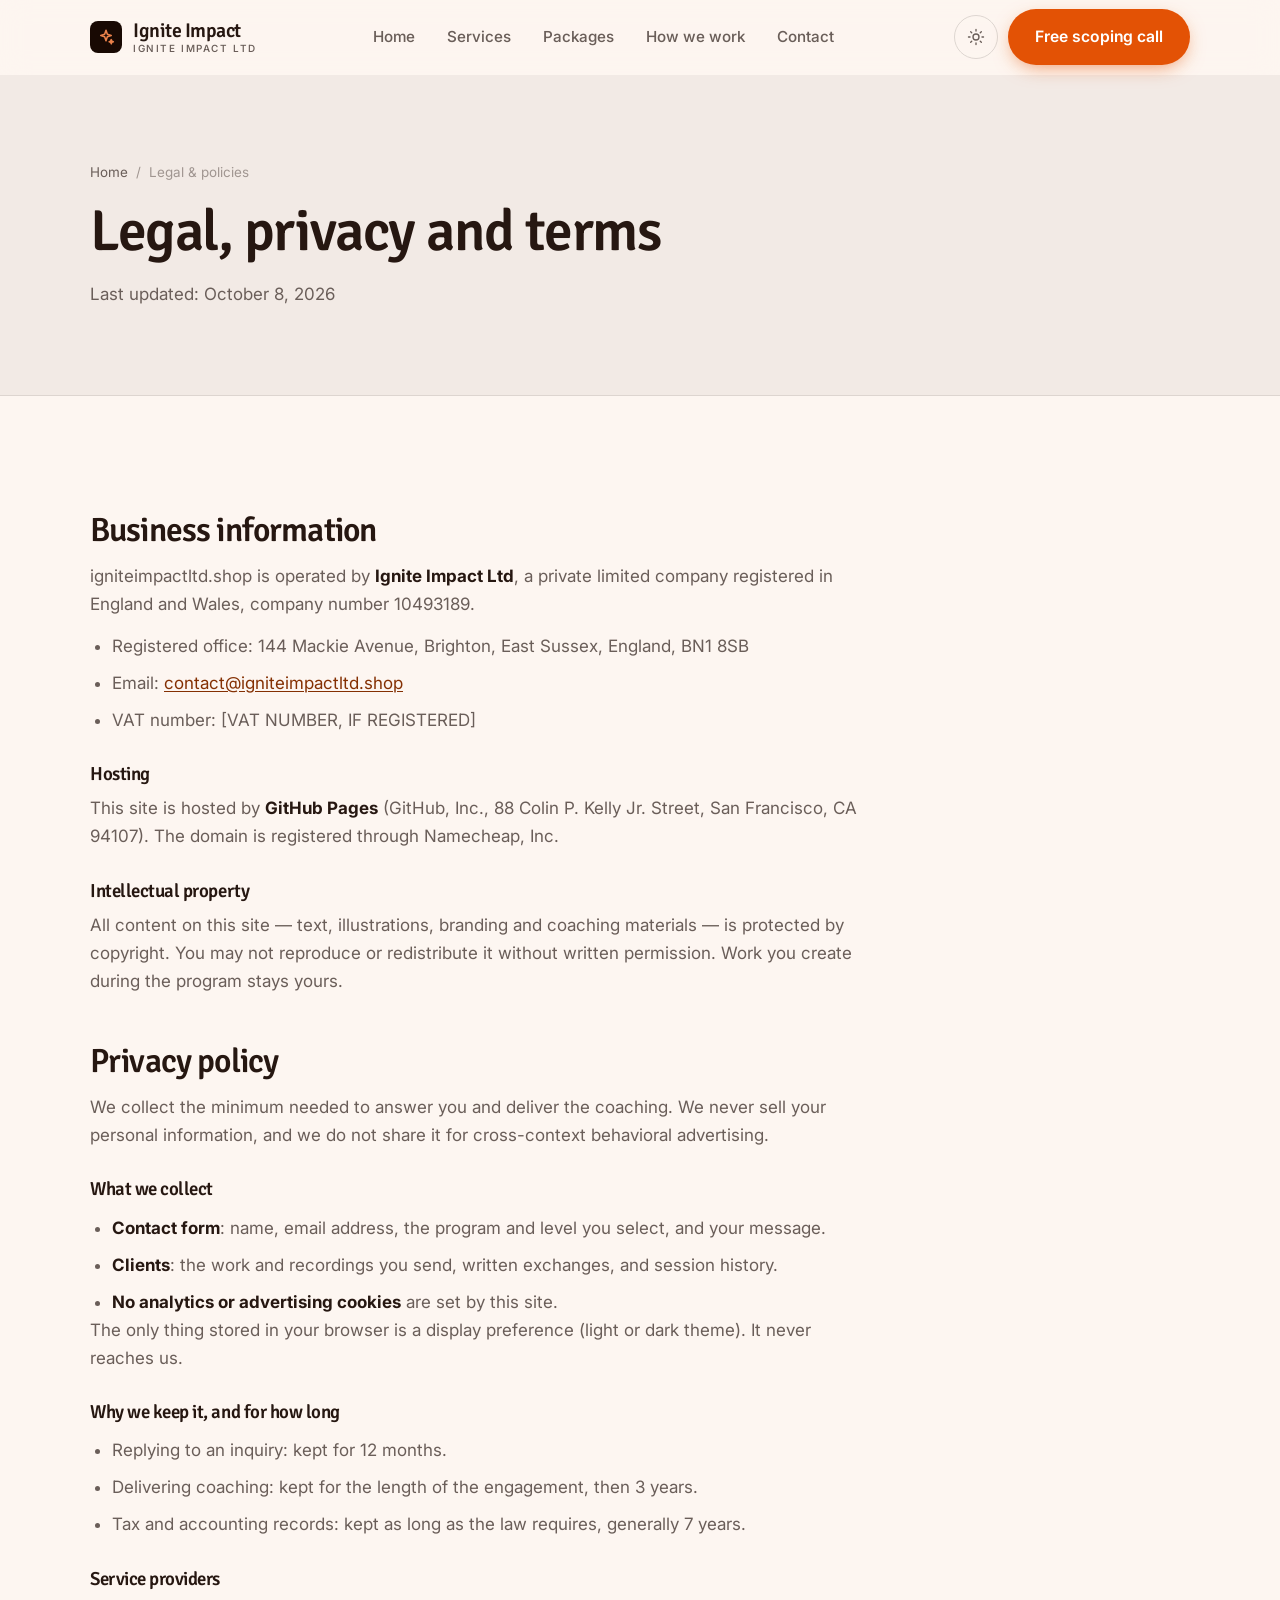
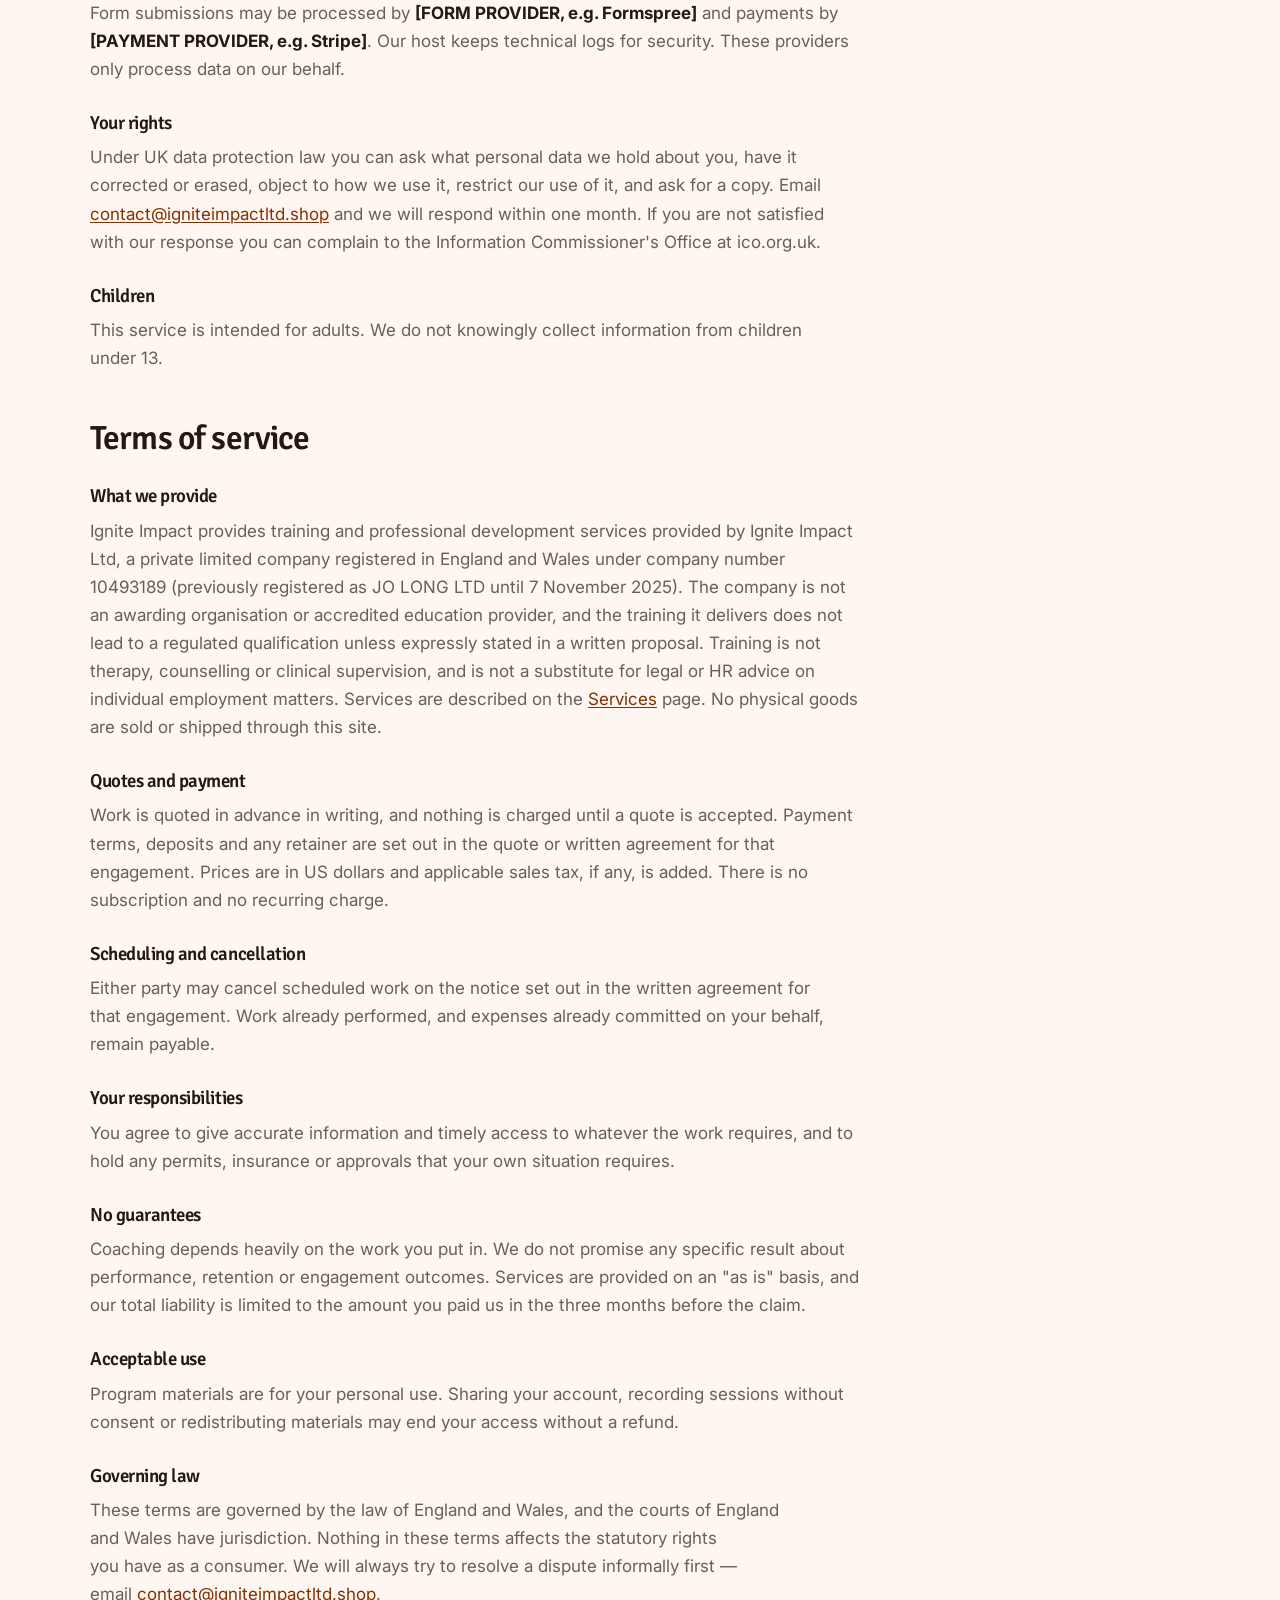
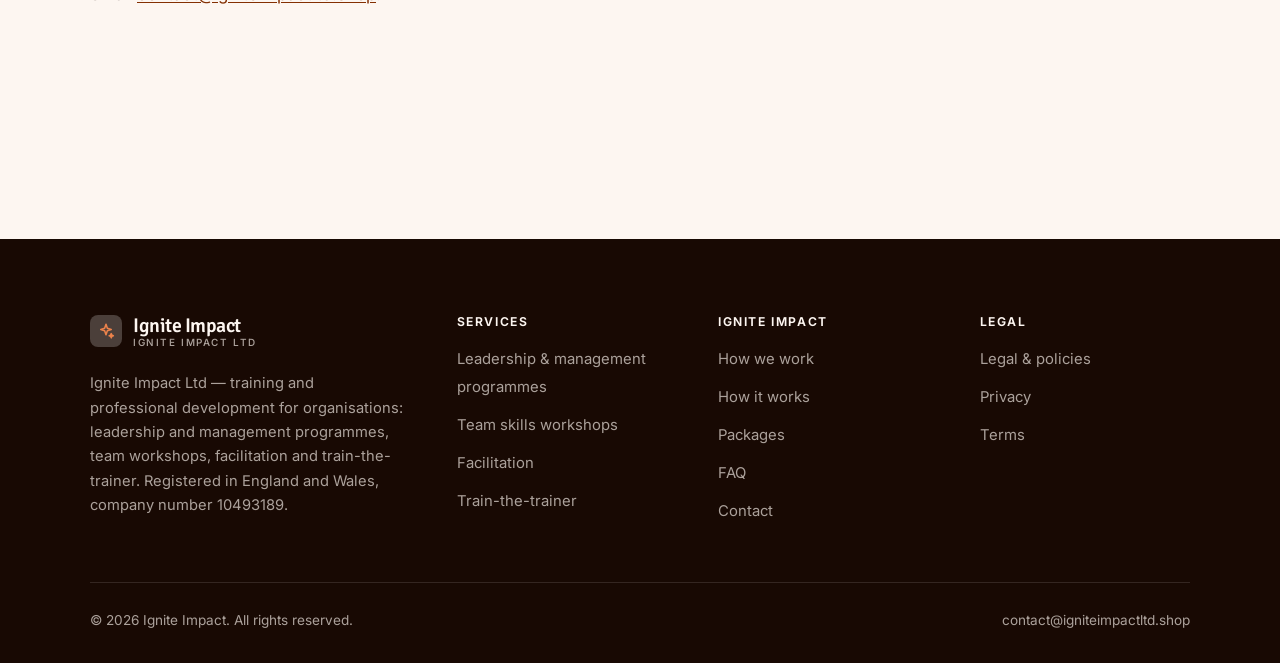
<file: legal.html>
<!DOCTYPE html>
<html lang="en" class="no-js">
<head>
<meta charset="utf-8">
<meta name="viewport" content="width=device-width, initial-scale=1">
<title>Legal, privacy and terms — Ignite Impact</title>
<meta name="description" content="Business information, privacy policy and terms of service for Ignite Impact.">
<meta name="robots" content="noindex">

<meta property="og:type" content="website">
<meta property="og:url" content="https://igniteimpactltd.shop/legal.html">
<meta property="og:site_name" content="Ignite Impact">
<meta property="og:locale" content="en_US">
<meta property="og:title" content="Legal, privacy and terms — Ignite Impact">
<meta property="og:description" content="Business information, privacy policy and terms of service for Ignite Impact.">
<meta name="theme-color" content="#180903">

<link rel="icon" href="assets/img/favicon.svg" type="image/svg+xml">
<link rel="preconnect" href="https://fonts.googleapis.com">
<link rel="preconnect" href="https://fonts.gstatic.com" crossorigin>
<link rel="stylesheet" href="https://fonts.googleapis.com/css2?family=Signika+Negative:wght@400..700&family=Inter:wght@400..700&display=swap">
<link rel="stylesheet" href="assets/css/style.css">

<!-- Thème appliqué avant le premier rendu (évite le flash) -->
<script>
document.documentElement.classList.remove('no-js');
(function(){try{var t=localStorage.getItem('site-theme');if(t){document.documentElement.setAttribute('data-theme',t);}}catch(e){}})();
</script>
</head>

<body>
<a class="skip-link" href="#main">Skip to main content</a>

<header class="site-header">
  <nav class="wrap nav" aria-label="Main navigation">
    <a class="brand" href="index.html">
      <svg class="brand__mark" viewBox="0 0 64 64" aria-hidden="true">
        <rect class="bm-bg" width="64" height="64" rx="16"/>
        <g class="bm-ic" transform="translate(14 14) scale(1.5)" fill="none" stroke-width="2.1" stroke-linecap="round" stroke-linejoin="round"><path d="M12 3l1.8 5.2L19 10l-5.2 1.8L12 17l-1.8-5.2L5 10l5.2-1.8zM19 15.5l.8 2 2 .8-2 .8-.8 2-.8-2-2-.8 2-.8z"/></g>
      </svg>
      <span>Ignite Impact<span class="brand__sub">Ignite Impact Ltd</span></span>
    </a>

    <ul class="nav__links" id="nav-links">
      <li><a href="index.html">Home</a></li>
      <li><a href="programs.html">Services</a></li>
      <li><a href="index.html#pricing">Packages</a></li>
      <li><a href="about.html">How we work</a></li>
      <li><a href="contact.html">Contact</a></li>
      <li><a class="btn btn--primary" href="contact.html">Free scoping call</a></li>
    </ul>

    <div class="nav__cta">
      <button class="theme-toggle" type="button" aria-label="Switch to dark theme">
        <svg class="icon-sun" viewBox="0 0 24 24" fill="none" stroke="currentColor" stroke-width="1.8" stroke-linecap="round" aria-hidden="true"><circle cx="12" cy="12" r="4"/><path d="M12 2v2m0 16v2M2 12h2m16 0h2M4.9 4.9l1.4 1.4m11.4 11.4 1.4 1.4M19.1 4.9l-1.4 1.4M6.3 17.7l-1.4 1.4"/></svg>
        <svg class="icon-moon" viewBox="0 0 24 24" fill="none" stroke="currentColor" stroke-width="1.8" stroke-linecap="round" stroke-linejoin="round" aria-hidden="true"><path d="M21 12.8A9 9 0 1 1 11.2 3a7 7 0 0 0 9.8 9.8z"/></svg>
      </button>
      <a class="btn btn--primary" href="contact.html">Free scoping call</a>
      <button class="nav__toggle" type="button" aria-expanded="false" aria-controls="nav-links" aria-label="Open menu">
        <svg class="icon-open" viewBox="0 0 24 24" fill="none" stroke="currentColor" stroke-width="2" stroke-linecap="round" aria-hidden="true"><path d="M3 6h18M3 12h18M3 18h18"/></svg>
        <svg class="icon-close" viewBox="0 0 24 24" fill="none" stroke="currentColor" stroke-width="2" stroke-linecap="round" aria-hidden="true"><path d="M6 6l12 12M18 6L6 18"/></svg>
      </button>
    </div>
  </nav>
</header>

<main id="main">

<section class="page-head">
  <div class="wrap">
    <nav class="breadcrumb" aria-label="Breadcrumb">
      <a href="index.html">Home</a><span>/</span><span aria-current="page">Legal &amp; policies</span>
    </nav>
    <h1>Legal, privacy and terms</h1>
    <p>Last updated: <time datetime="2026-10-08">October 8, 2026</time></p>
  </div>
</section>

<section class="section wrap">
  <div class="prose">

    <!--
      TO DO: this is a skeleton, not legal advice. Replace every [BRACKET] with
      your real details before selling, and have a lawyer review it if you can.
      Consumer protection rules differ by state.
    -->

    <h2 id="business">Business information</h2>
    <p>
      igniteimpactltd.shop is operated by <strong>Ignite Impact Ltd</strong>, a private limited
      company registered in England and Wales, company number 10493189.
    </p>
    <ul>
      <li>Registered office: 144 Mackie Avenue, Brighton, East Sussex, England, BN1 8SB</li>
      <li>Email: <a href="mailto:contact@igniteimpactltd.shop">contact@igniteimpactltd.shop</a></li>
      <li>VAT number: [VAT NUMBER, IF REGISTERED]</li>
    </ul>

    <h3>Hosting</h3>
    <p>
      This site is hosted by <strong>GitHub Pages</strong> (GitHub, Inc., 88 Colin P. Kelly Jr. Street,
      San Francisco, CA 94107). The domain is registered through Namecheap, Inc.
    </p>

    <h3>Intellectual property</h3>
    <p>
      All content on this site — text, illustrations, branding and coaching materials — is protected by
      copyright. You may not reproduce or redistribute it without written permission. Work you create during
      the program stays yours.
    </p>

    <h2 id="privacy">Privacy policy</h2>
    <p>
      We collect the minimum needed to answer you and deliver the coaching. We never sell your personal
      information, and we do not share it for cross-context behavioral advertising.
    </p>
    <h3>What we collect</h3>
    <ul>
      <li><strong>Contact form</strong>: name, email address, the program and level you select, and your message.</li>
      <li><strong>Clients</strong>: the work and recordings you send, written exchanges, and session history.</li>
      <li><strong>No analytics or advertising cookies</strong> are set by this site.</li>
    </ul>
    <p>
      The only thing stored in your browser is a display preference (light or dark theme). It never reaches us.
    </p>
    <h3>Why we keep it, and for how long</h3>
    <ul>
      <li>Replying to an inquiry: kept for 12 months.</li>
      <li>Delivering coaching: kept for the length of the engagement, then 3 years.</li>
      <li>Tax and accounting records: kept as long as the law requires, generally 7 years.</li>
    </ul>
    <h3>Service providers</h3>
    <p>
      Form submissions may be processed by <strong>[FORM PROVIDER, e.g. Formspree]</strong> and payments by
      <strong>[PAYMENT PROVIDER, e.g. Stripe]</strong>. Our host keeps technical logs for security. These
      providers only process data on our behalf.
    </p>
    <h3>Your rights</h3>
    <p>
      Under UK data protection law you can ask what personal data we hold about you, have it corrected or
      erased, object to how we use it, restrict our use of it, and ask for a copy. Email
      <a href="mailto:contact@igniteimpactltd.shop">contact@igniteimpactltd.shop</a> and we will respond within one month. If you are not satisfied with
      our response you can complain to the Information Commissioner's Office at ico.org.uk.
    </p>
    <h3>Children</h3>
    <p>
      This service is intended for adults. We do not knowingly collect information from children under 13.
    </p>

    <h2 id="terms">Terms of service</h2>
    <h3>What we provide</h3>
    <p>
      Ignite Impact provides training and professional development services provided by Ignite Impact Ltd, a private limited company registered in England and Wales under company number 10493189 (previously registered as JO LONG LTD until 7 November 2025). The company is not an awarding organisation or accredited education provider, and the training it delivers does not lead to a regulated qualification unless expressly stated in a written proposal. Training is not therapy, counselling or clinical supervision, and is not a substitute for legal or HR advice on individual employment matters. Services are described on the
      <a href="programs.html">Services</a> page. No physical goods are sold or shipped through this site.
    </p>
    <h3>Quotes and payment</h3>
    <p>
      Work is quoted in advance in writing, and nothing is charged until a quote is accepted. Payment terms,
      deposits and any retainer are set out in the quote or written agreement for that engagement. Prices are in
      US dollars and applicable sales tax, if any, is added. There is no subscription and no recurring charge.
    </p>
    <h3>Scheduling and cancellation</h3>
    <p>
      Either party may cancel scheduled work on the notice set out in the written agreement for that engagement.
      Work already performed, and expenses already committed on your behalf, remain payable.
    </p>
    <h3>Your responsibilities</h3>
    <p>
      You agree to give accurate information and timely access to whatever the work requires, and to hold any
      permits, insurance or approvals that your own situation requires.
    </p>

    <h3>No guarantees</h3>
    <p>
      Coaching depends heavily on the work you put in. We do not promise any specific result
      about performance, retention or engagement outcomes. Services are provided on an "as is" basis, and our total
      liability is limited to the amount you paid us in the three months before the claim.
    </p>
    <h3>Acceptable use</h3>
    <p>
      Program materials are for your personal use. Sharing your account, recording sessions without consent
      or redistributing materials may end your access without a refund.
    </p>
    <h3>Governing law</h3>
    <p>
      These terms are governed by the law of England and Wales, and the courts of England and Wales have
      jurisdiction. Nothing in these terms affects the statutory rights you have as a consumer. We will always
      try to resolve a dispute informally first — email <a href="mailto:contact@igniteimpactltd.shop">contact@igniteimpactltd.shop</a>.
    </p>

  </div>
</section>

</main>

<footer class="site-footer">
  <div class="wrap">
    <div class="footer__grid">
      <div class="footer__brand">
        <a class="brand" href="index.html">
          <svg class="brand__mark" viewBox="0 0 64 64" aria-hidden="true">
        <rect class="bm-bg" width="64" height="64" rx="16"/>
        <g class="bm-ic" transform="translate(14 14) scale(1.5)" fill="none" stroke-width="2.1" stroke-linecap="round" stroke-linejoin="round"><path d="M12 3l1.8 5.2L19 10l-5.2 1.8L12 17l-1.8-5.2L5 10l5.2-1.8zM19 15.5l.8 2 2 .8-2 .8-.8 2-.8-2-2-.8 2-.8z"/></g>
      </svg>
          <span>Ignite Impact<span class="brand__sub">Ignite Impact Ltd</span></span>
        </a>
        <p>Ignite Impact Ltd — training and professional development for organisations: leadership and management programmes, team workshops, facilitation and train-the-trainer. Registered in England and Wales, company number 10493189.</p>
      </div>

      <div class="footer__col">
        <h4>Services</h4>
        <ul>
          <li><a href="programs.html#leadership">Leadership &amp; management programmes</a></li>
          <li><a href="programs.html#workshops">Team skills workshops</a></li>
          <li><a href="programs.html#facilitation">Facilitation</a></li>
          <li><a href="programs.html#traintrainer">Train-the-trainer</a></li>
        </ul>
      </div>

      <div class="footer__col">
        <h4>Ignite Impact</h4>
        <ul>
          <li><a href="about.html">How we work</a></li>
          <li><a href="index.html#how-it-works">How it works</a></li>
          <li><a href="index.html#pricing">Packages</a></li>
          <li><a href="index.html#faq">FAQ</a></li>
          <li><a href="contact.html">Contact</a></li>
        </ul>
      </div>

      <div class="footer__col">
        <h4>Legal</h4>
        <ul>
          <li><a href="legal.html">Legal &amp; policies</a></li>
          <li><a href="legal.html#privacy">Privacy</a></li>
          <li><a href="legal.html#terms">Terms</a></li>
        </ul>
      </div>
    </div>

    <div class="footer__bottom">
      <p>© <span data-year>2026</span> Ignite Impact. All rights reserved.</p>
      <p><a href="mailto:contact@igniteimpactltd.shop">contact@igniteimpactltd.shop</a></p>
    </div>
  </div>
</footer>

<script src="assets/js/main.js" defer></script>
</body>
</html>
</file>
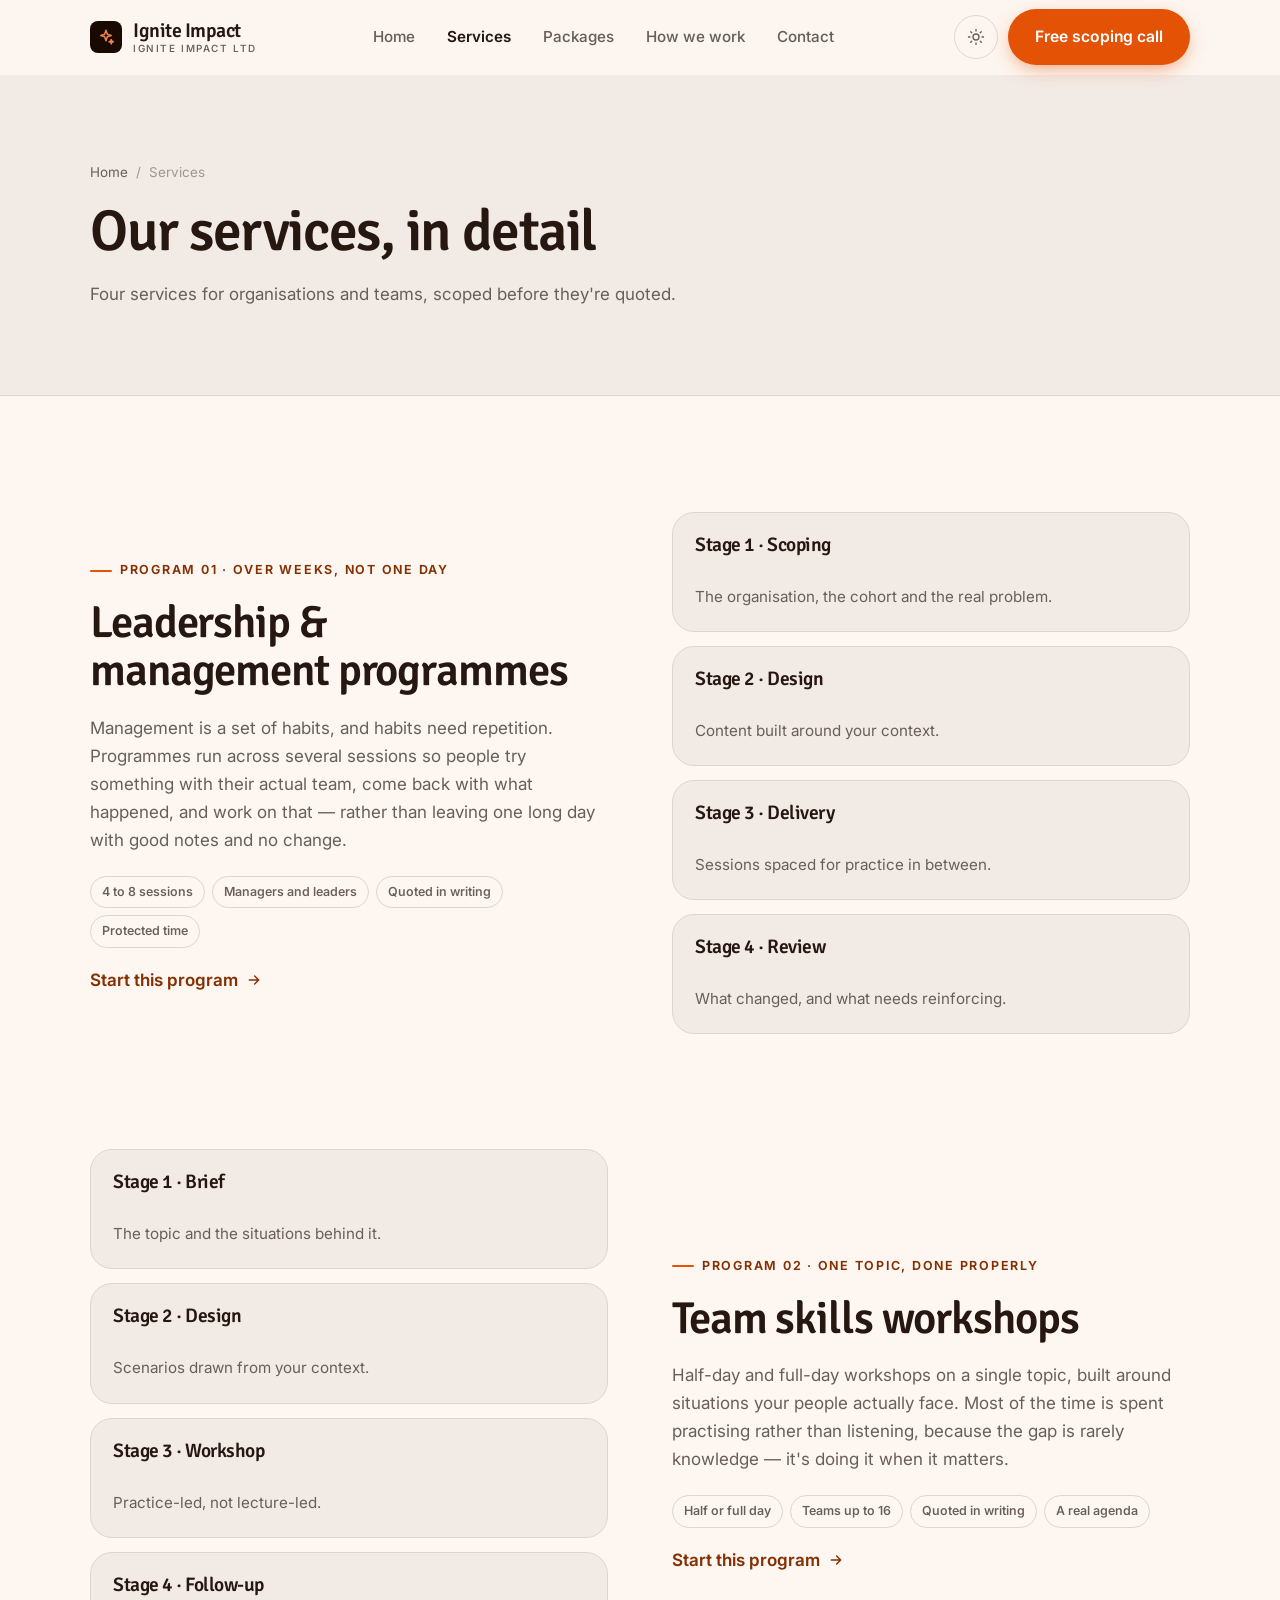
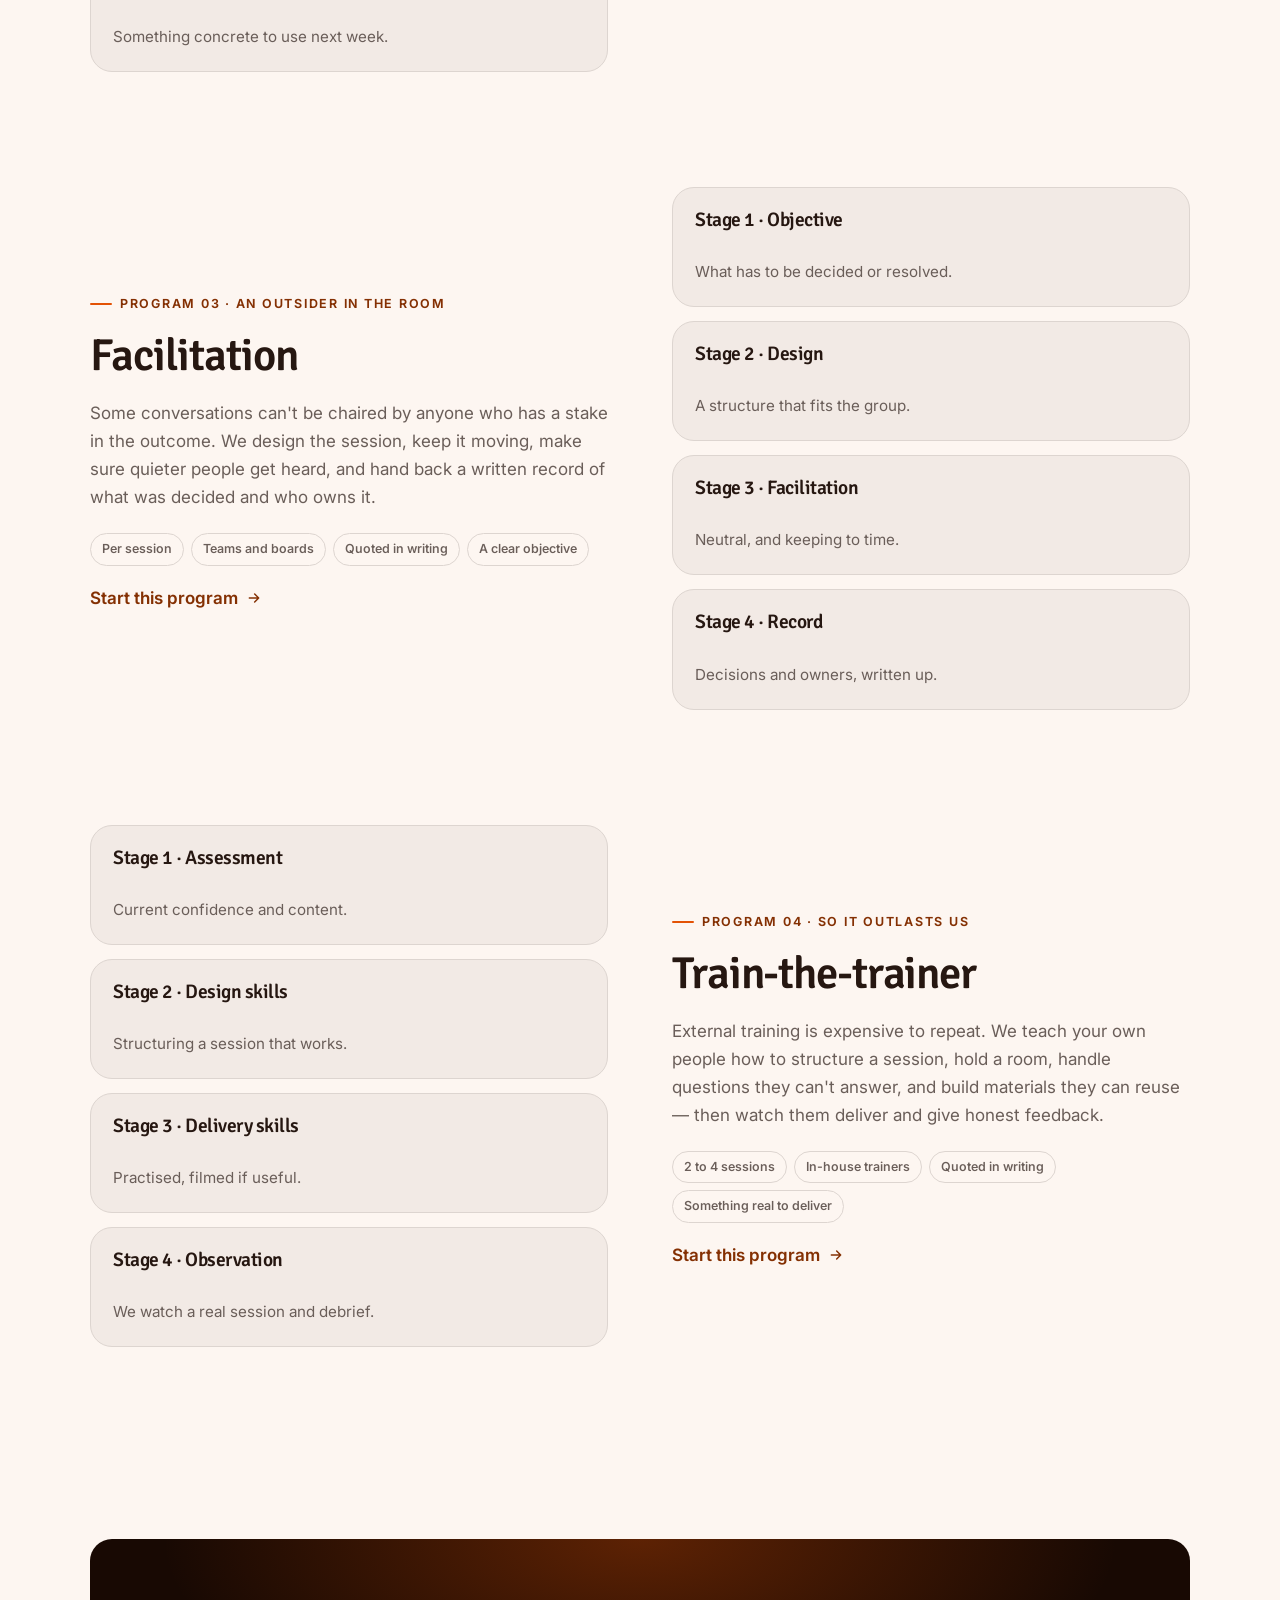
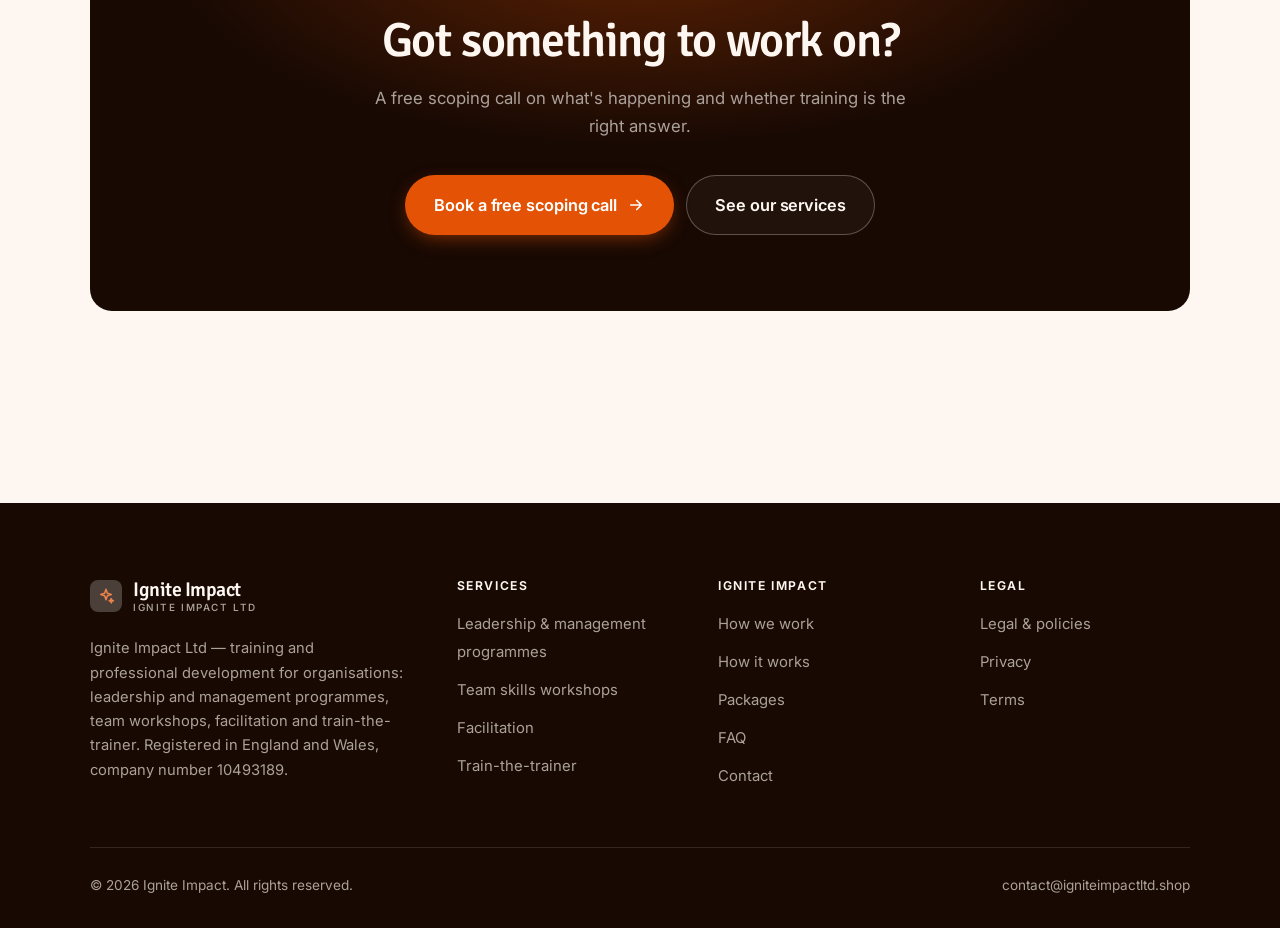
<file: programs.html>
<!DOCTYPE html>
<html lang="en" class="no-js">
<head>
<meta charset="utf-8">
<meta name="viewport" content="width=device-width, initial-scale=1">
<title>Services — Ignite Impact</title>
<meta name="description" content="Services of Ignite Impact Ltd: leadership and management programmes, team skills workshops, facilitation, and train-the-trainer.">
<link rel="canonical" href="https://igniteimpactltd.shop/programs.html">

<meta property="og:type" content="website">
<meta property="og:url" content="https://igniteimpactltd.shop/programs.html">
<meta property="og:site_name" content="Ignite Impact">
<meta property="og:locale" content="en_US">
<meta property="og:title" content="Services — Ignite Impact">
<meta property="og:description" content="Services of Ignite Impact Ltd: leadership and management programmes, team skills workshops, facilitation, and train-the-trainer.">
<meta name="theme-color" content="#180903">

<link rel="icon" href="assets/img/favicon.svg" type="image/svg+xml">
<link rel="preconnect" href="https://fonts.googleapis.com">
<link rel="preconnect" href="https://fonts.gstatic.com" crossorigin>
<link rel="stylesheet" href="https://fonts.googleapis.com/css2?family=Signika+Negative:wght@400..700&family=Inter:wght@400..700&display=swap">
<link rel="stylesheet" href="assets/css/style.css">

<!-- Thème appliqué avant le premier rendu (évite le flash) -->
<script>
document.documentElement.classList.remove('no-js');
(function(){try{var t=localStorage.getItem('site-theme');if(t){document.documentElement.setAttribute('data-theme',t);}}catch(e){}})();
</script>
</head>

<body>
<a class="skip-link" href="#main">Skip to main content</a>

<header class="site-header">
  <nav class="wrap nav" aria-label="Main navigation">
    <a class="brand" href="index.html">
      <svg class="brand__mark" viewBox="0 0 64 64" aria-hidden="true">
        <rect class="bm-bg" width="64" height="64" rx="16"/>
        <g class="bm-ic" transform="translate(14 14) scale(1.5)" fill="none" stroke-width="2.1" stroke-linecap="round" stroke-linejoin="round"><path d="M12 3l1.8 5.2L19 10l-5.2 1.8L12 17l-1.8-5.2L5 10l5.2-1.8zM19 15.5l.8 2 2 .8-2 .8-.8 2-.8-2-2-.8 2-.8z"/></g>
      </svg>
      <span>Ignite Impact<span class="brand__sub">Ignite Impact Ltd</span></span>
    </a>

    <ul class="nav__links" id="nav-links">
      <li><a href="index.html">Home</a></li>
      <li><a href="programs.html" aria-current="page">Services</a></li>
      <li><a href="index.html#pricing">Packages</a></li>
      <li><a href="about.html">How we work</a></li>
      <li><a href="contact.html">Contact</a></li>
      <li><a class="btn btn--primary" href="contact.html">Free scoping call</a></li>
    </ul>

    <div class="nav__cta">
      <button class="theme-toggle" type="button" aria-label="Switch to dark theme">
        <svg class="icon-sun" viewBox="0 0 24 24" fill="none" stroke="currentColor" stroke-width="1.8" stroke-linecap="round" aria-hidden="true"><circle cx="12" cy="12" r="4"/><path d="M12 2v2m0 16v2M2 12h2m16 0h2M4.9 4.9l1.4 1.4m11.4 11.4 1.4 1.4M19.1 4.9l-1.4 1.4M6.3 17.7l-1.4 1.4"/></svg>
        <svg class="icon-moon" viewBox="0 0 24 24" fill="none" stroke="currentColor" stroke-width="1.8" stroke-linecap="round" stroke-linejoin="round" aria-hidden="true"><path d="M21 12.8A9 9 0 1 1 11.2 3a7 7 0 0 0 9.8 9.8z"/></svg>
      </button>
      <a class="btn btn--primary" href="contact.html">Free scoping call</a>
      <button class="nav__toggle" type="button" aria-expanded="false" aria-controls="nav-links" aria-label="Open menu">
        <svg class="icon-open" viewBox="0 0 24 24" fill="none" stroke="currentColor" stroke-width="2" stroke-linecap="round" aria-hidden="true"><path d="M3 6h18M3 12h18M3 18h18"/></svg>
        <svg class="icon-close" viewBox="0 0 24 24" fill="none" stroke="currentColor" stroke-width="2" stroke-linecap="round" aria-hidden="true"><path d="M6 6l12 12M18 6L6 18"/></svg>
      </button>
    </div>
  </nav>
</header>

<main id="main">

<section class="page-head">
  <div class="wrap">
    <nav class="breadcrumb" aria-label="Breadcrumb">
      <a href="index.html">Home</a><span>/</span><span aria-current="page">Services</span>
    </nav>
    <h1>Our services, in detail</h1>
    <p>Four services for organisations and teams, scoped before they're quoted.</p>
  </div>
</section>

<section class="section wrap" id="leadership">
  <div class="split reveal">
    <div>
      <span class="eyebrow">Program 01 · Over weeks, not one day</span>
      <h2>Leadership &amp; management programmes</h2>
      <p>Management is a set of habits, and habits need repetition. Programmes run across several sessions so people try something with their actual team, come back with what happened, and work on that — rather than leaving one long day with good notes and no change.</p>
      <ul class="tags"><li>4 to 8 sessions</li><li>Managers and leaders</li><li>Quoted in writing</li><li>Protected time</li></ul>
      <p><a class="arrow-link" href="contact.html">Start this program <svg viewBox="0 0 24 24" fill="none" stroke="currentColor" stroke-width="2.2" stroke-linecap="round" stroke-linejoin="round" aria-hidden="true"><path d="M5 12h14M13 6l6 6-6 6"/></svg></a></p>
    </div>
    <div class="grid grid--2 grid--tight">
      <article class="card card--sm">
        <h3>Stage 1 · Scoping</h3>
        <p>The organisation, the cohort and the real problem.</p>
      </article>
      <article class="card card--sm">
        <h3>Stage 2 · Design</h3>
        <p>Content built around your context.</p>
      </article>
      <article class="card card--sm">
        <h3>Stage 3 · Delivery</h3>
        <p>Sessions spaced for practice in between.</p>
      </article>
      <article class="card card--sm">
        <h3>Stage 4 · Review</h3>
        <p>What changed, and what needs reinforcing.</p>
      </article>
    </div>
  </div>
</section>

<section class="section section--flush wrap" id="workshops">
  <div class="split reveal">
    <div class="grid grid--2 grid--tight">
      <article class="card card--sm">
        <h3>Stage 1 · Brief</h3>
        <p>The topic and the situations behind it.</p>
      </article>
      <article class="card card--sm">
        <h3>Stage 2 · Design</h3>
        <p>Scenarios drawn from your context.</p>
      </article>
      <article class="card card--sm">
        <h3>Stage 3 · Workshop</h3>
        <p>Practice-led, not lecture-led.</p>
      </article>
      <article class="card card--sm">
        <h3>Stage 4 · Follow-up</h3>
        <p>Something concrete to use next week.</p>
      </article>
    </div>
    <div>
      <span class="eyebrow">Program 02 · One topic, done properly</span>
      <h2>Team skills workshops</h2>
      <p>Half-day and full-day workshops on a single topic, built around situations your people actually face. Most of the time is spent practising rather than listening, because the gap is rarely knowledge — it's doing it when it matters.</p>
      <ul class="tags"><li>Half or full day</li><li>Teams up to 16</li><li>Quoted in writing</li><li>A real agenda</li></ul>
      <p><a class="arrow-link" href="contact.html">Start this program <svg viewBox="0 0 24 24" fill="none" stroke="currentColor" stroke-width="2.2" stroke-linecap="round" stroke-linejoin="round" aria-hidden="true"><path d="M5 12h14M13 6l6 6-6 6"/></svg></a></p>
    </div>
  </div>
</section>

<section class="section section--flush wrap" id="facilitation">
  <div class="split reveal">
    <div>
      <span class="eyebrow">Program 03 · An outsider in the room</span>
      <h2>Facilitation</h2>
      <p>Some conversations can't be chaired by anyone who has a stake in the outcome. We design the session, keep it moving, make sure quieter people get heard, and hand back a written record of what was decided and who owns it.</p>
      <ul class="tags"><li>Per session</li><li>Teams and boards</li><li>Quoted in writing</li><li>A clear objective</li></ul>
      <p><a class="arrow-link" href="contact.html">Start this program <svg viewBox="0 0 24 24" fill="none" stroke="currentColor" stroke-width="2.2" stroke-linecap="round" stroke-linejoin="round" aria-hidden="true"><path d="M5 12h14M13 6l6 6-6 6"/></svg></a></p>
    </div>
    <div class="grid grid--2 grid--tight">
      <article class="card card--sm">
        <h3>Stage 1 · Objective</h3>
        <p>What has to be decided or resolved.</p>
      </article>
      <article class="card card--sm">
        <h3>Stage 2 · Design</h3>
        <p>A structure that fits the group.</p>
      </article>
      <article class="card card--sm">
        <h3>Stage 3 · Facilitation</h3>
        <p>Neutral, and keeping to time.</p>
      </article>
      <article class="card card--sm">
        <h3>Stage 4 · Record</h3>
        <p>Decisions and owners, written up.</p>
      </article>
    </div>
  </div>
</section>

<section class="section section--flush wrap" id="traintrainer">
  <div class="split reveal">
    <div class="grid grid--2 grid--tight">
      <article class="card card--sm">
        <h3>Stage 1 · Assessment</h3>
        <p>Current confidence and content.</p>
      </article>
      <article class="card card--sm">
        <h3>Stage 2 · Design skills</h3>
        <p>Structuring a session that works.</p>
      </article>
      <article class="card card--sm">
        <h3>Stage 3 · Delivery skills</h3>
        <p>Practised, filmed if useful.</p>
      </article>
      <article class="card card--sm">
        <h3>Stage 4 · Observation</h3>
        <p>We watch a real session and debrief.</p>
      </article>
    </div>
    <div>
      <span class="eyebrow">Program 04 · So it outlasts us</span>
      <h2>Train-the-trainer</h2>
      <p>External training is expensive to repeat. We teach your own people how to structure a session, hold a room, handle questions they can't answer, and build materials they can reuse — then watch them deliver and give honest feedback.</p>
      <ul class="tags"><li>2 to 4 sessions</li><li>In-house trainers</li><li>Quoted in writing</li><li>Something real to deliver</li></ul>
      <p><a class="arrow-link" href="contact.html">Start this program <svg viewBox="0 0 24 24" fill="none" stroke="currentColor" stroke-width="2.2" stroke-linecap="round" stroke-linejoin="round" aria-hidden="true"><path d="M5 12h14M13 6l6 6-6 6"/></svg></a></p>
    </div>
  </div>
</section>

<section class="wrap section--tight">
  <div class="cta-band reveal">
    <h2>Got something to work on?</h2>
    <p>A free scoping call on what's happening and whether training is the right answer.</p>
    <div class="hero__actions">
      <a class="btn btn--primary btn--lg" href="contact.html">Book a free scoping call <svg viewBox="0 0 24 24" fill="none" stroke="currentColor" stroke-width="2.2" stroke-linecap="round" stroke-linejoin="round" aria-hidden="true"><path d="M5 12h14M13 6l6 6-6 6"/></svg></a>
      <a class="btn btn--on-dark btn--lg" href="programs.html">See our services</a>
    </div>
  </div>
</section>

</main>

<footer class="site-footer">
  <div class="wrap">
    <div class="footer__grid">
      <div class="footer__brand">
        <a class="brand" href="index.html">
          <svg class="brand__mark" viewBox="0 0 64 64" aria-hidden="true">
        <rect class="bm-bg" width="64" height="64" rx="16"/>
        <g class="bm-ic" transform="translate(14 14) scale(1.5)" fill="none" stroke-width="2.1" stroke-linecap="round" stroke-linejoin="round"><path d="M12 3l1.8 5.2L19 10l-5.2 1.8L12 17l-1.8-5.2L5 10l5.2-1.8zM19 15.5l.8 2 2 .8-2 .8-.8 2-.8-2-2-.8 2-.8z"/></g>
      </svg>
          <span>Ignite Impact<span class="brand__sub">Ignite Impact Ltd</span></span>
        </a>
        <p>Ignite Impact Ltd — training and professional development for organisations: leadership and management programmes, team workshops, facilitation and train-the-trainer. Registered in England and Wales, company number 10493189.</p>
      </div>

      <div class="footer__col">
        <h4>Services</h4>
        <ul>
          <li><a href="programs.html#leadership">Leadership &amp; management programmes</a></li>
          <li><a href="programs.html#workshops">Team skills workshops</a></li>
          <li><a href="programs.html#facilitation">Facilitation</a></li>
          <li><a href="programs.html#traintrainer">Train-the-trainer</a></li>
        </ul>
      </div>

      <div class="footer__col">
        <h4>Ignite Impact</h4>
        <ul>
          <li><a href="about.html">How we work</a></li>
          <li><a href="index.html#how-it-works">How it works</a></li>
          <li><a href="index.html#pricing">Packages</a></li>
          <li><a href="index.html#faq">FAQ</a></li>
          <li><a href="contact.html">Contact</a></li>
        </ul>
      </div>

      <div class="footer__col">
        <h4>Legal</h4>
        <ul>
          <li><a href="legal.html">Legal &amp; policies</a></li>
          <li><a href="legal.html#privacy">Privacy</a></li>
          <li><a href="legal.html#terms">Terms</a></li>
        </ul>
      </div>
    </div>

    <div class="footer__bottom">
      <p>© <span data-year>2026</span> Ignite Impact. All rights reserved.</p>
      <p><a href="mailto:contact@igniteimpactltd.shop">contact@igniteimpactltd.shop</a></p>
    </div>
  </div>
</footer>

<script src="assets/js/main.js" defer></script>
</body>
</html>
</file>
<file: assets/css/style.css>
/* Ignite Impact — couleurs et polices de la marque.
   Modifier ces valeurs suffit à changer l'identité visuelle de tout le site. */
:root {
  --c-accent:    #e35205;
  --c-on-accent: #ffffff;
  --c-ink:       #180903;
  --c-paper:     #fdf6f1;

  --accent-ink-light: color-mix(in srgb, var(--c-accent) 58%, black);
  --accent-on-dark:   color-mix(in srgb, var(--c-accent) 72%, white);

  --font-display: "Signika Negative", system-ui, -apple-system, "Segoe UI", sans-serif;
  --font-body: "Inter", system-ui, -apple-system, "Segoe UI", sans-serif;
  --display-weight: 600;
  --display-tracking: -.025em;
}

/* ==========================================================================
   Feuille de style commune aux sites de coaching
   Les couleurs de marque (--c-accent, --c-on-accent, --c-ink, --c-paper) et
   les polices sont définies juste au-dessus, par site. Tout le reste en dérive.
   ========================================================================== */

/* --------------------------------------------------------------------------
   1. Tokens dérivés
   -------------------------------------------------------------------------- */

:root {
  /* Thème clair */
  --paper:      var(--c-paper);
  --paper-2:    color-mix(in srgb, var(--c-paper) 95%, var(--c-ink));
  --paper-3:    color-mix(in srgb, var(--c-paper) 89%, var(--c-ink));
  --line:       color-mix(in srgb, var(--c-paper) 86%, var(--c-ink));
  --text:       color-mix(in srgb, var(--c-ink) 94%, var(--c-paper));
  --muted:      color-mix(in srgb, var(--c-ink) 64%, var(--c-paper));
  --accent:     var(--c-accent);
  --accent-600: color-mix(in srgb, var(--c-accent) 86%, black);
  --accent-ink: var(--accent-ink-light);
  --on-accent:  var(--c-on-accent);
  --ink:        var(--c-ink);
  --ink-soft:   color-mix(in srgb, var(--c-ink) 90%, white);
  --on-ink:     var(--c-paper);
  --on-ink-mut: color-mix(in srgb, var(--c-paper) 64%, var(--c-ink));
  --brand-bg:   var(--c-ink);

  /* Rayons */
  --r-sm: 8px;
  --r-md: 14px;
  --r-lg: 22px;
  --r-full: 999px;

  /* Ombres */
  --sh-1: 0 1px 2px rgba(0, 0, 0, .05), 0 2px 8px rgba(0, 0, 0, .04);
  --sh-2: 0 2px 4px rgba(0, 0, 0, .05), 0 12px 32px rgba(0, 0, 0, .09);
  --sh-3: 0 4px 8px rgba(0, 0, 0, .06), 0 24px 56px rgba(0, 0, 0, .14);

  /* Rythme */
  --gutter: clamp(16px, 4vw, 40px);
  --maxw: 1180px;
  --section-y: clamp(64px, 9vw, 124px);

  --ease: cubic-bezier(.22, .61, .36, 1);
}

/* Thème sombre — suit le système, sauf si l'utilisateur a choisi « clair » */
@media (prefers-color-scheme: dark) {
  :root:not([data-theme="light"]) {
    --paper:      var(--c-ink);
    --paper-2:    color-mix(in srgb, var(--c-ink) 92%, white);
    --paper-3:    color-mix(in srgb, var(--c-ink) 86%, white);
    --line:       color-mix(in srgb, var(--c-ink) 80%, white);
    --text:       color-mix(in srgb, var(--c-paper) 94%, var(--c-ink));
    --muted:      color-mix(in srgb, var(--c-paper) 66%, var(--c-ink));
    --accent-ink: var(--accent-on-dark);
    --ink:        color-mix(in srgb, var(--c-ink) 72%, black);
    --brand-bg:   color-mix(in srgb, var(--c-ink) 80%, white);
    --sh-1: 0 1px 2px rgba(0, 0, 0, .4), 0 2px 8px rgba(0, 0, 0, .3);
    --sh-2: 0 2px 4px rgba(0, 0, 0, .4), 0 12px 32px rgba(0, 0, 0, .45);
    --sh-3: 0 4px 8px rgba(0, 0, 0, .45), 0 24px 56px rgba(0, 0, 0, .55);
  }
}

/* Thème sombre — choix explicite */
:root[data-theme="dark"] {
  --paper:      var(--c-ink);
  --paper-2:    color-mix(in srgb, var(--c-ink) 92%, white);
  --paper-3:    color-mix(in srgb, var(--c-ink) 86%, white);
  --line:       color-mix(in srgb, var(--c-ink) 80%, white);
  --text:       color-mix(in srgb, var(--c-paper) 94%, var(--c-ink));
  --muted:      color-mix(in srgb, var(--c-paper) 66%, var(--c-ink));
  --accent-ink: var(--accent-on-dark);
  --ink:        color-mix(in srgb, var(--c-ink) 72%, black);
  --brand-bg:   color-mix(in srgb, var(--c-ink) 80%, white);
  --sh-1: 0 1px 2px rgba(0, 0, 0, .4), 0 2px 8px rgba(0, 0, 0, .3);
  --sh-2: 0 2px 4px rgba(0, 0, 0, .4), 0 12px 32px rgba(0, 0, 0, .45);
  --sh-3: 0 4px 8px rgba(0, 0, 0, .45), 0 24px 56px rgba(0, 0, 0, .55);
}

/* --------------------------------------------------------------------------
   2. Reset / base
   -------------------------------------------------------------------------- */

*, *::before, *::after { box-sizing: border-box; }

* { margin: 0; }

html {
  -webkit-text-size-adjust: 100%;
  scroll-behavior: smooth;
  scroll-padding-top: 88px;
}

body {
  background: var(--paper);
  color: var(--text);
  font-family: var(--font-body);
  font-size: 17px;
  line-height: 1.65;
  -webkit-font-smoothing: antialiased;
  text-rendering: optimizeLegibility;
  overflow-x: hidden;
}

img, svg, video { display: block; max-width: 100%; height: auto; }

a { color: inherit; text-decoration: none; }

button, input, textarea, select { font: inherit; color: inherit; }

h1, h2, h3, h4 {
  font-family: var(--font-display);
  font-weight: var(--display-weight);
  line-height: 1.08;
  letter-spacing: var(--display-tracking);
  text-wrap: balance;
}

p { text-wrap: pretty; }

:focus-visible {
  outline: 3px solid var(--accent);
  outline-offset: 3px;
  border-radius: 4px;
}

::selection { background: var(--accent); color: var(--on-accent); }

/* --------------------------------------------------------------------------
   3. Utilitaires de mise en page
   -------------------------------------------------------------------------- */

.wrap {
  width: 100%;
  max-width: var(--maxw);
  margin-inline: auto;
  padding-inline: var(--gutter);
}

.section { padding-block: var(--section-y); }
.section--flush { padding-top: 0; }
.section--tight { padding-block: clamp(48px, 6vw, 80px); }

.skip-link {
  position: absolute;
  left: 12px;
  top: -100px;
  z-index: 200;
  background: var(--accent);
  color: var(--on-accent);
  padding: 12px 20px;
  border-radius: var(--r-sm);
  font-weight: 600;
  transition: top .2s var(--ease);
}
.skip-link:focus { top: 12px; }

.eyebrow {
  display: inline-flex;
  align-items: center;
  gap: 8px;
  font-size: .78rem;
  font-weight: 650;
  letter-spacing: .14em;
  text-transform: uppercase;
  color: var(--accent-ink);
  margin-bottom: 18px;
}
.eyebrow::before {
  content: "";
  width: 22px;
  height: 2px;
  background: var(--accent);
  border-radius: 2px;
}

.section-head { max-width: 62ch; margin-bottom: clamp(36px, 5vw, 60px); }
.section-head h2 { font-size: clamp(2rem, 4.4vw, 3.1rem); }
.section-head p {
  margin-top: 18px;
  color: var(--muted);
  font-size: clamp(1rem, 1.6vw, 1.12rem);
  max-width: 58ch;
}

.section-head--center { margin-inline: auto; text-align: center; }
.section-head--center .eyebrow { justify-content: center; }
.section-head--center p { margin-inline: auto; }

/* --------------------------------------------------------------------------
   4. Boutons
   -------------------------------------------------------------------------- */

.btn {
  display: inline-flex;
  align-items: center;
  justify-content: center;
  gap: 10px;
  padding: 14px 26px;
  border: 1px solid transparent;
  border-radius: var(--r-full);
  font-weight: 620;
  font-size: .98rem;
  letter-spacing: -.005em;
  cursor: pointer;
  white-space: nowrap;
  transition: transform .18s var(--ease), background-color .18s var(--ease),
              border-color .18s var(--ease), box-shadow .18s var(--ease), color .18s var(--ease);
}
.btn:hover { transform: translateY(-2px); }
.btn:active { transform: translateY(0); }

.btn--primary {
  background: var(--accent);
  color: var(--on-accent);
  box-shadow: 0 6px 20px -6px color-mix(in srgb, var(--c-accent) 65%, transparent);
}
.btn--primary:hover {
  background: var(--accent-600);
  box-shadow: 0 12px 28px -8px color-mix(in srgb, var(--c-accent) 70%, transparent);
}

.btn--ghost {
  border-color: var(--line);
  background: transparent;
  color: var(--text);
}
.btn--ghost:hover { border-color: var(--accent); color: var(--accent-ink); }

.btn--on-dark {
  border-color: color-mix(in srgb, var(--c-paper) 28%, transparent);
  color: var(--on-ink);
  background: color-mix(in srgb, var(--c-paper) 4%, transparent);
}
.btn--on-dark:hover {
  border-color: color-mix(in srgb, var(--c-paper) 60%, transparent);
  background: color-mix(in srgb, var(--c-paper) 10%, transparent);
}

.btn--lg { padding: 16px 28px; font-size: 1.02rem; }
.btn--block { width: 100%; }

.btn svg { width: 18px; height: 18px; flex: none; }

@media (max-width: 420px) {
  .btn--lg { padding: 15px 22px; font-size: 1rem; white-space: normal; text-align: center; }
}

/* Lien fléché */
.arrow-link {
  display: inline-flex;
  align-items: center;
  gap: 8px;
  font-weight: 620;
  color: var(--accent-ink);
}
.arrow-link svg { width: 16px; height: 16px; transition: transform .18s var(--ease); }
.arrow-link:hover svg { transform: translateX(4px); }

/* --------------------------------------------------------------------------
   5. En-tête / navigation
   -------------------------------------------------------------------------- */

.site-header {
  position: sticky;
  top: 0;
  z-index: 100;
  background: color-mix(in srgb, var(--paper) 82%, transparent);
  backdrop-filter: saturate(180%) blur(14px);
  -webkit-backdrop-filter: saturate(180%) blur(14px);
  border-bottom: 1px solid transparent;
  transition: border-color .25s var(--ease), background-color .25s var(--ease);
}
.site-header.is-stuck {
  border-bottom-color: var(--line);
  background: color-mix(in srgb, var(--paper) 94%, transparent);
}

.nav {
  display: flex;
  align-items: center;
  justify-content: space-between;
  gap: 24px;
  height: 74px;
}

.brand {
  display: inline-flex;
  align-items: center;
  gap: 11px;
  font-family: var(--font-display);
  font-weight: var(--display-weight);
  font-size: 1.24rem;
  letter-spacing: var(--display-tracking);
  flex: none;
  line-height: 1.1;
}
.brand__mark { width: 32px; height: 32px; flex: none; }
.brand__mark .bm-bg { fill: var(--brand-bg); }
.brand__mark .bm-ic { stroke: var(--accent-on-dark); color: var(--accent-on-dark); }
.brand__sub {
  display: block;
  font-family: var(--font-body);
  font-size: .62rem;
  font-weight: 550;
  letter-spacing: .16em;
  text-transform: uppercase;
  color: var(--muted);
  margin-top: 1px;
}

.nav__links {
  display: flex;
  align-items: center;
  gap: 4px;
  list-style: none;
  padding: 0;
}
.nav__links a {
  display: block;
  padding: 9px 14px;
  border-radius: var(--r-full);
  font-size: .95rem;
  font-weight: 520;
  color: var(--muted);
  transition: color .16s var(--ease), background-color .16s var(--ease);
}
.nav__links a:hover { color: var(--text); background: var(--paper-2); }
.nav__links a[aria-current="page"] { color: var(--text); font-weight: 620; }
.nav__links .btn { display: none; }

.nav__cta { display: flex; align-items: center; gap: 10px; flex: none; }

.nav__toggle {
  display: none;
  width: 44px;
  height: 44px;
  align-items: center;
  justify-content: center;
  background: transparent;
  border: 1px solid var(--line);
  border-radius: var(--r-full);
  cursor: pointer;
}
.nav__toggle svg { width: 20px; height: 20px; }
.nav__toggle .icon-close { display: none; }
.nav__toggle[aria-expanded="true"] .icon-open { display: none; }
.nav__toggle[aria-expanded="true"] .icon-close { display: block; }

@media (max-width: 900px) {
  .nav__links, .nav__cta .btn { display: none; }
  .nav__toggle { display: inline-flex; }

  .nav__links {
    position: fixed;
    inset: 74px 0 auto;
    flex-direction: column;
    align-items: stretch;
    gap: 2px;
    padding: 20px var(--gutter) 32px;
    background: var(--paper);
    border-bottom: 1px solid var(--line);
    box-shadow: var(--sh-2);
  }
  .nav__links.is-open { display: flex; }
  .nav__links a { padding: 14px 4px; font-size: 1.1rem; border-radius: var(--r-sm); }
  .nav__links a.btn { display: inline-flex; margin-top: 14px; padding: 14px 26px; color: var(--on-accent); }
}

@media (max-width: 380px) {
  .brand__sub { display: none; }
}

/* Bouton de thème */
.theme-toggle {
  width: 44px;
  height: 44px;
  display: inline-flex;
  align-items: center;
  justify-content: center;
  background: transparent;
  border: 1px solid var(--line);
  border-radius: var(--r-full);
  cursor: pointer;
  color: var(--muted);
  transition: color .16s var(--ease), border-color .16s var(--ease);
}
.theme-toggle:hover { color: var(--text); border-color: var(--accent); }
.theme-toggle svg { width: 18px; height: 18px; }
.theme-toggle .icon-moon { display: none; }
:root[data-theme="dark"] .theme-toggle .icon-sun { display: none; }
:root[data-theme="dark"] .theme-toggle .icon-moon { display: block; }
@media (prefers-color-scheme: dark) {
  :root:not([data-theme="light"]) .theme-toggle .icon-sun { display: none; }
  :root:not([data-theme="light"]) .theme-toggle .icon-moon { display: block; }
}

/* --------------------------------------------------------------------------
   6. Hero
   -------------------------------------------------------------------------- */

.hero {
  position: relative;
  background: var(--ink);
  color: var(--on-ink);
  overflow: hidden;
  isolation: isolate;
}

/* Halo de couleur + grain léger */
.hero::before {
  content: "";
  position: absolute;
  inset: -30% -10% auto;
  height: 130%;
  background:
    radial-gradient(60% 55% at 78% 18%, color-mix(in srgb, var(--c-accent) 34%, transparent), transparent 62%),
    radial-gradient(48% 44% at 12% 88%, color-mix(in srgb, var(--c-accent) 16%, transparent), transparent 66%);
  z-index: -2;
  pointer-events: none;
}
.hero::after {
  content: "";
  position: absolute;
  inset: 0;
  background-image: url("data:image/svg+xml,%3Csvg xmlns='http://www.w3.org/2000/svg' width='160' height='160'%3E%3Cfilter id='n'%3E%3CfeTurbulence type='fractalNoise' baseFrequency='.85' numOctaves='3'/%3E%3C/filter%3E%3Crect width='160' height='160' filter='url(%23n)' opacity='.28'/%3E%3C/svg%3E");
  opacity: .45;
  mix-blend-mode: overlay;
  z-index: -1;
  pointer-events: none;
}

.hero__inner {
  display: grid;
  grid-template-columns: minmax(0, 1.05fr) minmax(0, .95fr);
  align-items: center;
  gap: clamp(32px, 5vw, 72px);
  padding-block: clamp(56px, 8vw, 110px);
}

.hero h1 {
  font-size: clamp(2.5rem, 6vw, 4.6rem);
  letter-spacing: calc(var(--display-tracking) * 1.4);
}
.hero h1 em {
  font-style: normal;
  color: var(--accent-on-dark);
  text-decoration: underline;
  text-decoration-color: color-mix(in srgb, var(--c-accent) 45%, transparent);
  text-decoration-thickness: .1em;
  text-underline-offset: .14em;
  text-decoration-skip-ink: none;
}

.hero__lede {
  margin-top: 22px;
  font-size: clamp(1.04rem, 1.9vw, 1.2rem);
  color: var(--on-ink-mut);
  max-width: 50ch;
}

.hero__actions {
  display: flex;
  flex-wrap: wrap;
  gap: 12px;
  margin-top: 34px;
}

.hero__eyebrow { color: var(--accent-on-dark); }
.hero__eyebrow::before { background: var(--accent-on-dark); }

/* Faits sur l'offre */
.hero__proof {
  display: grid;
  grid-template-columns: repeat(4, minmax(0, 1fr));
  gap: clamp(18px, 3vw, 32px);
  margin-top: 44px;
  padding: 26px 0 0;
  border-top: 1px solid color-mix(in srgb, var(--c-paper) 14%, transparent);
  list-style: none;
}
.stat__num {
  display: block;
  font-family: var(--font-display);
  font-size: clamp(1.5rem, 2.6vw, 2.05rem);
  font-weight: var(--display-weight);
  line-height: 1;
  letter-spacing: var(--display-tracking);
  white-space: nowrap;
}
.stat__label {
  display: block;
  margin-top: 7px;
  font-size: .82rem;
  line-height: 1.4;
  color: var(--on-ink-mut);
}

.hero__art svg { width: 100%; height: auto; border-radius: var(--r-lg); box-shadow: var(--sh-3); }

@media (max-width: 880px) {
  .hero__inner { grid-template-columns: 1fr; }
  .hero__art { order: -1; max-width: 560px; }
}
@media (max-width: 540px) {
  .hero__proof { grid-template-columns: repeat(2, minmax(0, 1fr)); }
}

/* --------------------------------------------------------------------------
   7. Bandeau défilant
   -------------------------------------------------------------------------- */

.marquee {
  background: var(--ink-soft);
  color: var(--on-ink-mut);
  border-top: 1px solid color-mix(in srgb, var(--c-paper) 8%, transparent);
  padding-block: 18px;
  overflow: hidden;
  white-space: nowrap;
  mask-image: linear-gradient(90deg, transparent, #000 8%, #000 92%, transparent);
  -webkit-mask-image: linear-gradient(90deg, transparent, #000 8%, #000 92%, transparent);
}
.marquee__track {
  display: inline-flex;
  gap: 42px;
  align-items: center;
  animation: marquee 38s linear infinite;
  font-size: .86rem;
  letter-spacing: .12em;
  text-transform: uppercase;
  font-weight: 560;
}
.marquee__track span { display: inline-flex; align-items: center; gap: 42px; }
.marquee__track span::after {
  content: "";
  width: 5px; height: 5px;
  border-radius: 50%;
  background: var(--accent);
  opacity: .8;
}
@keyframes marquee { to { transform: translateX(-50%); } }

/* --------------------------------------------------------------------------
   8. Grilles de cartes
   -------------------------------------------------------------------------- */

.grid {
  display: grid;
  gap: clamp(16px, 2.2vw, 26px);
}
.grid--2 { grid-template-columns: repeat(auto-fit, minmax(min(100%, 260px), 1fr)); }
.grid--3 { grid-template-columns: repeat(auto-fit, minmax(min(100%, 270px), 1fr)); }
.grid--4 { grid-template-columns: repeat(auto-fit, minmax(min(100%, 230px), 1fr)); }
.grid--tight { gap: 14px; }

.card {
  position: relative;
  display: flex;
  flex-direction: column;
  padding: 28px;
  background: var(--paper-2);
  border: 1px solid var(--line);
  border-radius: var(--r-lg);
  transition: transform .22s var(--ease), box-shadow .22s var(--ease), border-color .22s var(--ease);
}
a.card:hover, .card--lift:hover {
  transform: translateY(-5px);
  box-shadow: var(--sh-2);
  border-color: color-mix(in srgb, var(--c-accent) 45%, var(--line));
}
.card--sm { padding: 22px; }
.card--sm h3 { font-size: 1rem; }
.card__icon {
  width: 52px;
  height: 52px;
  display: grid;
  place-items: center;
  border-radius: var(--r-md);
  background: color-mix(in srgb, var(--c-accent) 15%, transparent);
  color: var(--accent-ink);
  margin-bottom: 20px;
}
.card__icon svg { width: 26px; height: 26px; }
.card h3 { font-size: 1.22rem; margin-bottom: 10px; }
.card p { color: var(--muted); font-size: .95rem; }
.card .arrow-link { margin-top: auto; padding-top: 18px; font-size: .92rem; }

.tags {
  list-style: none;
  padding: 0;
  margin: 18px 0 0;
  display: flex;
  flex-wrap: wrap;
  gap: 7px;
}
.tags li {
  font-size: .78rem;
  font-weight: 560;
  padding: 5px 11px;
  border-radius: var(--r-full);
  background: var(--paper);
  border: 1px solid var(--line);
  color: var(--muted);
}

/* --------------------------------------------------------------------------
   9. Méthode (étapes)
   -------------------------------------------------------------------------- */

.steps { counter-reset: step; }
.step {
  position: relative;
  padding: 30px 26px 26px;
  background: var(--paper);
  border: 1px solid var(--line);
  border-radius: var(--r-lg);
}
.step::before {
  counter-increment: step;
  content: "0" counter(step);
  display: block;
  font-family: var(--font-display);
  font-size: 2.6rem;
  font-weight: var(--display-weight);
  line-height: 1;
  letter-spacing: var(--display-tracking);
  color: color-mix(in srgb, var(--c-accent) 55%, var(--paper));
  margin-bottom: 16px;
}
.step h3 { font-size: 1.12rem; margin-bottom: 9px; }
.step p { color: var(--muted); font-size: .93rem; }

/* --------------------------------------------------------------------------
   10. Tarifs
   -------------------------------------------------------------------------- */

.plans { align-items: start; }

.plan {
  display: flex;
  flex-direction: column;
  padding: 32px 28px;
  background: var(--paper);
  border: 1px solid var(--line);
  border-radius: var(--r-lg);
  height: 100%;
  position: relative;
}
.plan--featured {
  background: var(--ink);
  color: var(--on-ink);
  border-color: var(--ink);
  box-shadow: var(--sh-3);
}
.plan--featured .plan__desc,
.plan--featured .plan__period,
.plan--featured .plan__features li { color: var(--on-ink-mut); }
.plan--featured .plan__features li::before { color: var(--accent-on-dark); }

.plan__tag {
  position: absolute;
  top: 18px;
  right: 18px;
  font-size: .7rem;
  font-weight: 680;
  letter-spacing: .1em;
  text-transform: uppercase;
  padding: 5px 12px;
  border-radius: var(--r-full);
  background: var(--accent);
  color: var(--on-accent);
}

.plan h3 { font-size: 1.3rem; }
.plan--featured h3 { padding-right: 120px; }
.plan__desc { margin-top: 8px; color: var(--muted); font-size: .92rem; min-height: 2.8em; }

.plan__price {
  display: flex;
  align-items: baseline;
  gap: 6px;
  margin: 22px 0 4px;
  font-family: var(--font-display);
  font-size: clamp(2.2rem, 4vw, 2.9rem);
  font-weight: var(--display-weight);
  letter-spacing: var(--display-tracking);
  line-height: 1;
}
.plan__period { font-family: var(--font-body); font-size: .9rem; font-weight: 450; color: var(--muted); letter-spacing: 0; }

.plan__features {
  list-style: none;
  padding: 0;
  margin: 24px 0 28px;
  display: grid;
  gap: 11px;
  flex: 1;
}
.plan__features li {
  display: grid;
  grid-template-columns: 20px 1fr;
  gap: 10px;
  font-size: .93rem;
  color: var(--muted);
  align-items: start;
}
.plan__features li::before {
  content: "✓";
  color: var(--accent-ink);
  font-weight: 700;
  line-height: 1.5;
}

.plans-note { text-align: center; margin-top: 26px; font-size: .88rem; color: var(--muted); }

/* --------------------------------------------------------------------------
   11. Bloc split (texte + illustration)
   -------------------------------------------------------------------------- */

.split {
  display: grid;
  grid-template-columns: repeat(auto-fit, minmax(min(100%, 340px), 1fr));
  gap: clamp(32px, 5vw, 68px);
  align-items: center;
}
.split--top { align-items: start; }
.split__art svg { width: 100%; border-radius: var(--r-lg); box-shadow: var(--sh-2); }
.split h2 { font-size: clamp(1.9rem, 4vw, 2.8rem); }
.split p { margin-top: 18px; color: var(--muted); }
.split .tags { margin-top: 22px; }

/* --------------------------------------------------------------------------
   12. FAQ
   -------------------------------------------------------------------------- */

.faq { max-width: 780px; margin-inline: auto; }
.faq details {
  border-bottom: 1px solid var(--line);
  padding: 4px 0;
}
.faq summary {
  display: flex;
  align-items: center;
  justify-content: space-between;
  gap: 20px;
  padding: 22px 4px;
  cursor: pointer;
  list-style: none;
  font-family: var(--font-display);
  font-size: 1.08rem;
  font-weight: var(--display-weight);
  letter-spacing: var(--display-tracking);
}
.faq summary::-webkit-details-marker { display: none; }
.faq summary::after {
  content: "";
  flex: none;
  width: 13px;
  height: 13px;
  border-right: 2px solid var(--muted);
  border-bottom: 2px solid var(--muted);
  transform: rotate(45deg) translate(-3px, -3px);
  transition: transform .2s var(--ease), border-color .2s var(--ease);
}
.faq details[open] summary::after {
  transform: rotate(225deg) translate(-3px, -3px);
  border-color: var(--accent);
}
.faq details p { padding: 0 4px 24px; color: var(--muted); max-width: 66ch; }

/* --------------------------------------------------------------------------
   13. Bandeau d'appel à l'action
   -------------------------------------------------------------------------- */

.cta-band {
  position: relative;
  background: var(--ink);
  color: var(--on-ink);
  border-radius: var(--r-lg);
  padding: clamp(40px, 6vw, 76px) clamp(24px, 5vw, 64px);
  overflow: hidden;
  isolation: isolate;
  text-align: center;
}
.cta-band::before {
  content: "";
  position: absolute;
  inset: 0;
  background: radial-gradient(70% 90% at 50% 0%, color-mix(in srgb, var(--c-accent) 34%, transparent), transparent 62%);
  z-index: -1;
}
.cta-band h2 { font-size: clamp(1.9rem, 4.4vw, 3rem); }
.cta-band p {
  margin: 18px auto 0;
  max-width: 52ch;
  color: var(--on-ink-mut);
  font-size: 1.05rem;
}
.cta-band .hero__actions { justify-content: center; }

/* --------------------------------------------------------------------------
   14. Formulaire
   -------------------------------------------------------------------------- */

.form-layout {
  display: grid;
  grid-template-columns: minmax(0, 1fr) minmax(0, 420px);
  gap: clamp(32px, 5vw, 64px);
  align-items: start;
}
@media (max-width: 880px) { .form-layout { grid-template-columns: 1fr; } }

.form {
  display: grid;
  gap: 18px;
  padding: clamp(22px, 3.5vw, 36px);
  background: var(--paper-2);
  border: 1px solid var(--line);
  border-radius: var(--r-lg);
}
.form__row { display: grid; grid-template-columns: repeat(auto-fit, minmax(min(100%, 200px), 1fr)); gap: 18px; }

.field { display: grid; gap: 7px; }
.field label { font-size: .88rem; font-weight: 600; }
.field label .req { color: var(--accent-ink); }
.field input, .field textarea, .field select {
  width: 100%;
  padding: 13px 15px;
  background: var(--paper);
  border: 1px solid var(--line);
  border-radius: var(--r-md);
  font-size: .97rem;
  transition: border-color .16s var(--ease), box-shadow .16s var(--ease);
}
.field input:focus, .field textarea:focus, .field select:focus {
  outline: none;
  border-color: var(--accent);
  box-shadow: 0 0 0 3px color-mix(in srgb, var(--c-accent) 24%, transparent);
}
.field textarea { resize: vertical; min-height: 130px; }
.field__hint { font-size: .8rem; color: var(--muted); }

.form__status { font-size: .9rem; font-weight: 600; min-height: 1.4em; }
.form__note { font-size: .82rem; color: var(--muted); }
.form__note a { color: var(--accent-ink); text-decoration: underline; text-underline-offset: 2px; }

.contact-aside { display: grid; gap: 14px; }
.contact-card {
  display: flex;
  gap: 14px;
  padding: 20px 22px;
  background: var(--paper);
  border: 1px solid var(--line);
  border-radius: var(--r-md);
}
.contact-card--soft { background: var(--paper-2); }
.contact-card svg { width: 22px; height: 22px; flex: none; color: var(--accent-ink); margin-top: 3px; }
.contact-card b { display: block; font-size: .95rem; font-weight: 620; }
.contact-card span, .contact-card a { display: block; font-size: .9rem; color: var(--muted); }
.contact-card a:hover { color: var(--accent-ink); }

/* --------------------------------------------------------------------------
   15. Page interne — en-tête
   -------------------------------------------------------------------------- */

.page-head {
  background: var(--paper-2);
  border-bottom: 1px solid var(--line);
  padding-block: clamp(48px, 7vw, 86px);
}
.page-head h1 { font-size: clamp(2.2rem, 5.4vw, 3.6rem); max-width: 20ch; }
.page-head p { margin-top: 18px; color: var(--muted); max-width: 58ch; font-size: 1.06rem; }

.breadcrumb {
  display: flex;
  gap: 8px;
  align-items: center;
  font-size: .84rem;
  color: var(--muted);
  margin-bottom: 18px;
}
.breadcrumb a:hover { color: var(--accent-ink); }
.breadcrumb span { opacity: .6; }

/* --------------------------------------------------------------------------
   16. Pied de page
   -------------------------------------------------------------------------- */

.site-footer {
  background: var(--ink);
  color: var(--on-ink-mut);
  padding-block: clamp(48px, 6vw, 76px) 32px;
  margin-top: var(--section-y);
}
.site-footer .brand { color: var(--on-ink); }
.site-footer .brand__mark .bm-bg { fill: color-mix(in srgb, var(--c-ink) 78%, white); }
.site-footer .brand__sub { color: var(--on-ink-mut); }

.footer__grid {
  display: grid;
  grid-template-columns: minmax(0, 1.5fr) repeat(auto-fit, minmax(150px, 1fr));
  gap: clamp(28px, 4vw, 56px);
}
@media (max-width: 720px) { .footer__grid { grid-template-columns: 1fr 1fr; } .footer__brand { grid-column: 1 / -1; } }

.footer__brand p { margin-top: 16px; font-size: .92rem; max-width: 36ch; }
.footer__col h4 {
  font-family: var(--font-body);
  font-size: .76rem;
  font-weight: 650;
  letter-spacing: .13em;
  text-transform: uppercase;
  color: var(--on-ink);
  margin-bottom: 16px;
}
.footer__col ul { list-style: none; padding: 0; display: grid; gap: 10px; }
.footer__col a { font-size: .93rem; transition: color .16s var(--ease); }
.footer__col a:hover { color: var(--accent-on-dark); }

.footer__bottom {
  display: flex;
  flex-wrap: wrap;
  justify-content: space-between;
  gap: 14px;
  margin-top: clamp(36px, 5vw, 58px);
  padding-top: 26px;
  border-top: 1px solid color-mix(in srgb, var(--c-paper) 12%, transparent);
  font-size: .85rem;
}
.footer__bottom a:hover { color: var(--accent-on-dark); }

/* --------------------------------------------------------------------------
   17. Page 404
   -------------------------------------------------------------------------- */

.notfound {
  min-height: 62vh;
  display: grid;
  place-items: center;
  text-align: center;
  padding-block: var(--section-y);
}
.notfound__code {
  font-family: var(--font-display);
  font-size: clamp(5rem, 18vw, 11rem);
  font-weight: var(--display-weight);
  line-height: .9;
  letter-spacing: -.05em;
  color: color-mix(in srgb, var(--c-accent) 45%, var(--paper));
}
.notfound h1 { font-size: clamp(1.8rem, 4.4vw, 2.8rem); margin-top: 12px; }
.notfound p { color: var(--muted); max-width: 46ch; margin: 18px auto 0; }
.notfound .hero__actions { justify-content: center; }

/* --------------------------------------------------------------------------
   18. Contenu légal
   -------------------------------------------------------------------------- */

.prose { max-width: 70ch; }
.prose h2 { font-size: clamp(1.6rem, 3vw, 2.1rem); margin-top: 48px; margin-bottom: 14px; }
.prose h2:first-child { margin-top: 0; }
.prose h3 { font-size: 1.18rem; margin-top: 30px; margin-bottom: 10px; }
.prose p, .prose li { color: var(--muted); }
.prose p + p { margin-top: 16px; }
.prose ul { margin-top: 14px; padding-left: 22px; display: grid; gap: 9px; }
.prose a { color: var(--accent-ink); text-decoration: underline; text-underline-offset: 2px; }
.prose strong { color: var(--text); }

/* --------------------------------------------------------------------------
   19. Animations d'apparition
   -------------------------------------------------------------------------- */

.reveal {
  opacity: 0;
  transform: translateY(22px);
  transition: opacity .7s var(--ease), transform .7s var(--ease);
}
.reveal.is-in { opacity: 1; transform: none; }

.reveal-group > * {
  opacity: 0;
  transform: translateY(22px);
  transition: opacity .6s var(--ease), transform .6s var(--ease);
  transition-delay: calc(var(--i, 0) * 80ms);
}
.reveal-group.is-in > * { opacity: 1; transform: none; }

/* Sans JavaScript, tout reste visible */
.no-js .reveal, .no-js .reveal-group > * { opacity: 1; transform: none; }

@media (prefers-reduced-motion: reduce) {
  html { scroll-behavior: auto; }
  *, *::before, *::after {
    animation-duration: .001ms !important;
    animation-iteration-count: 1 !important;
    transition-duration: .001ms !important;
  }
  .reveal, .reveal-group > * { opacity: 1; transform: none; }
}

/* --------------------------------------------------------------------------
   20. Divers
   -------------------------------------------------------------------------- */

.visually-hidden {
  position: absolute;
  width: 1px; height: 1px;
  padding: 0; margin: -1px;
  overflow: hidden;
  clip: rect(0 0 0 0);
  white-space: nowrap;
  border: 0;
}
</file>
